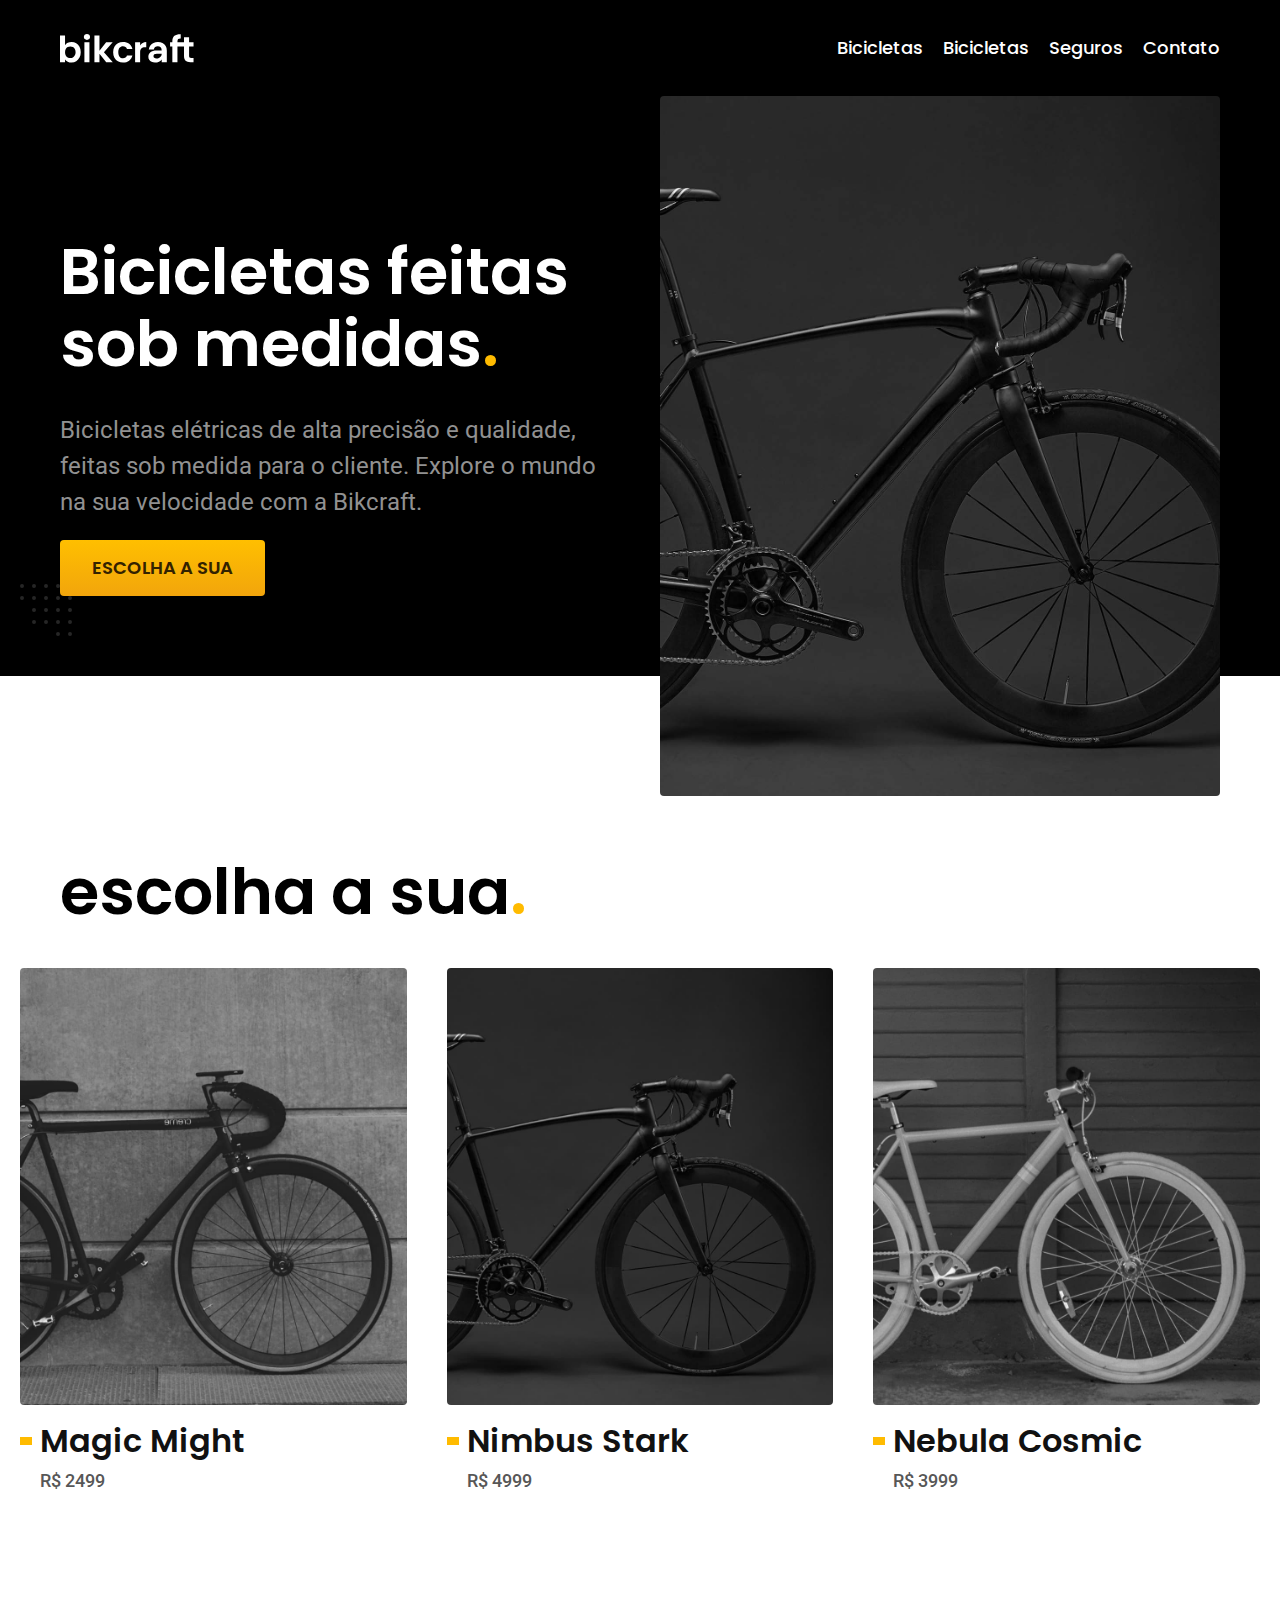
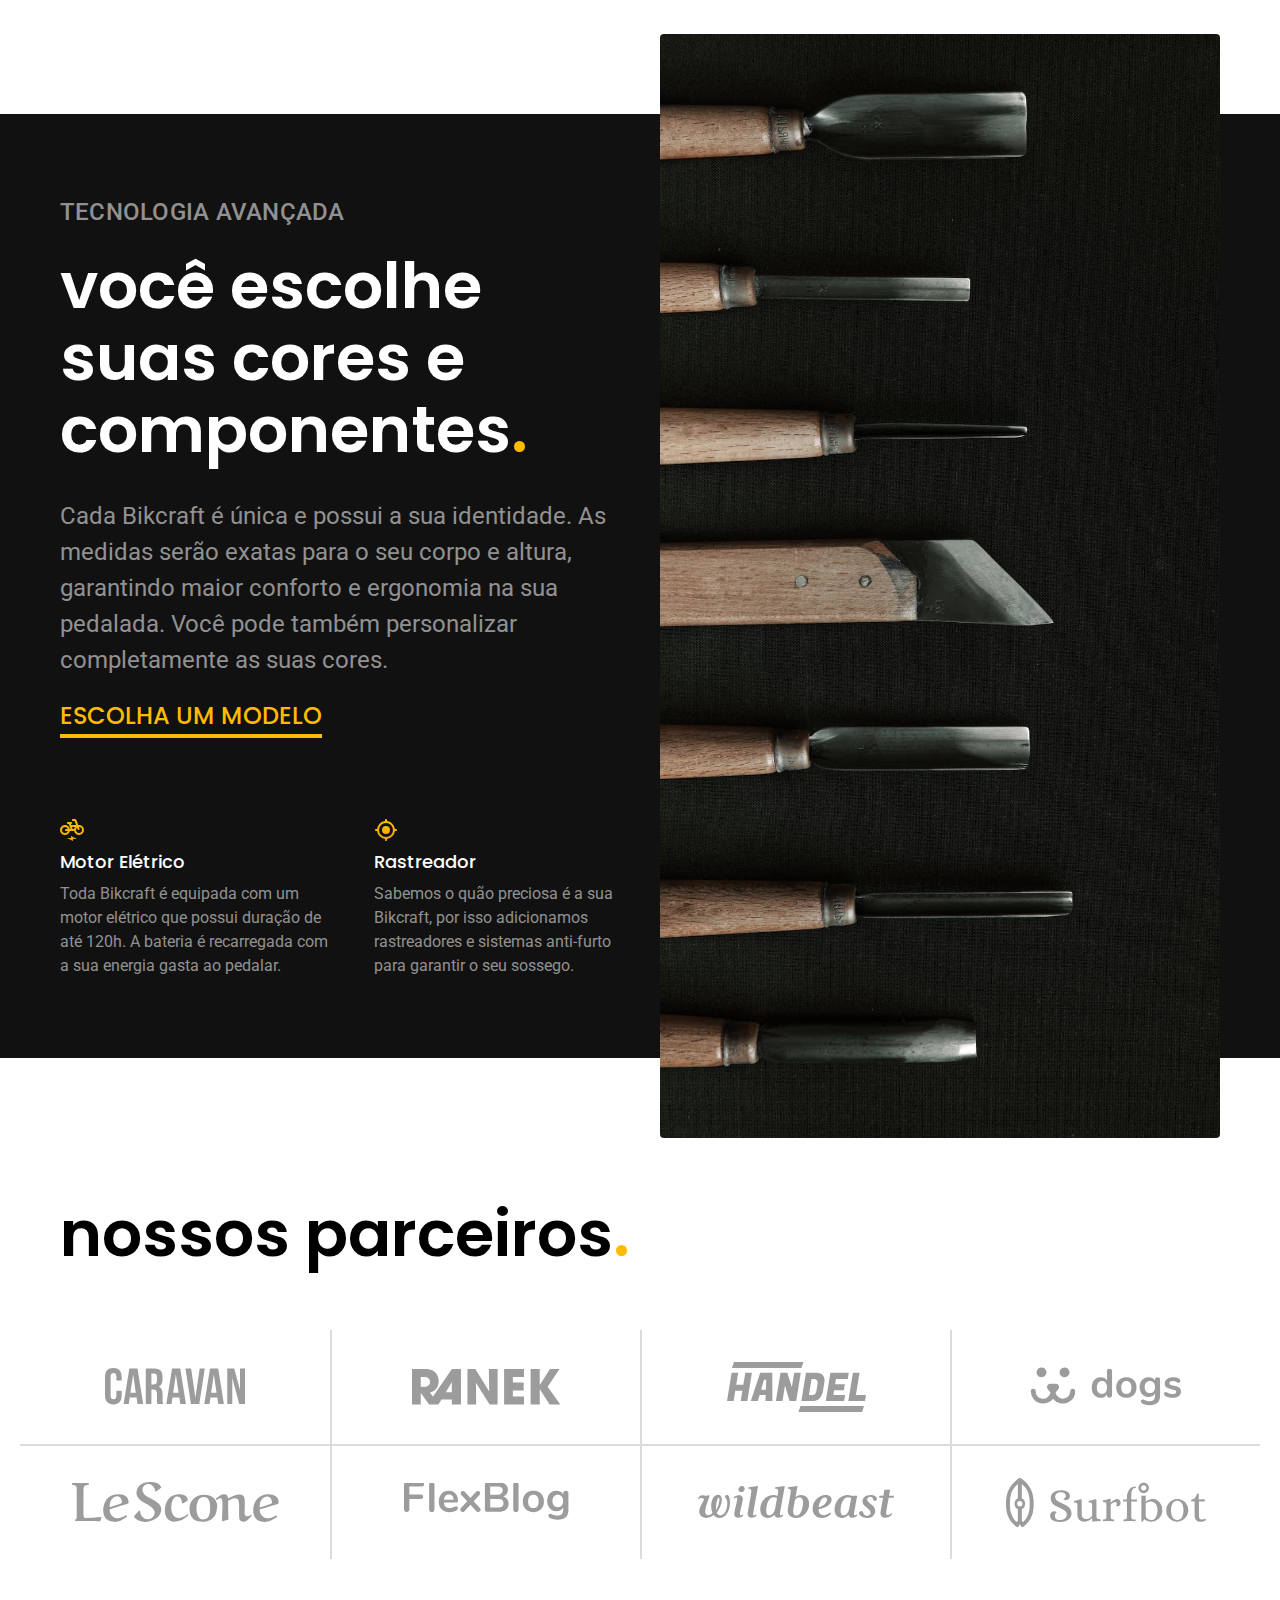
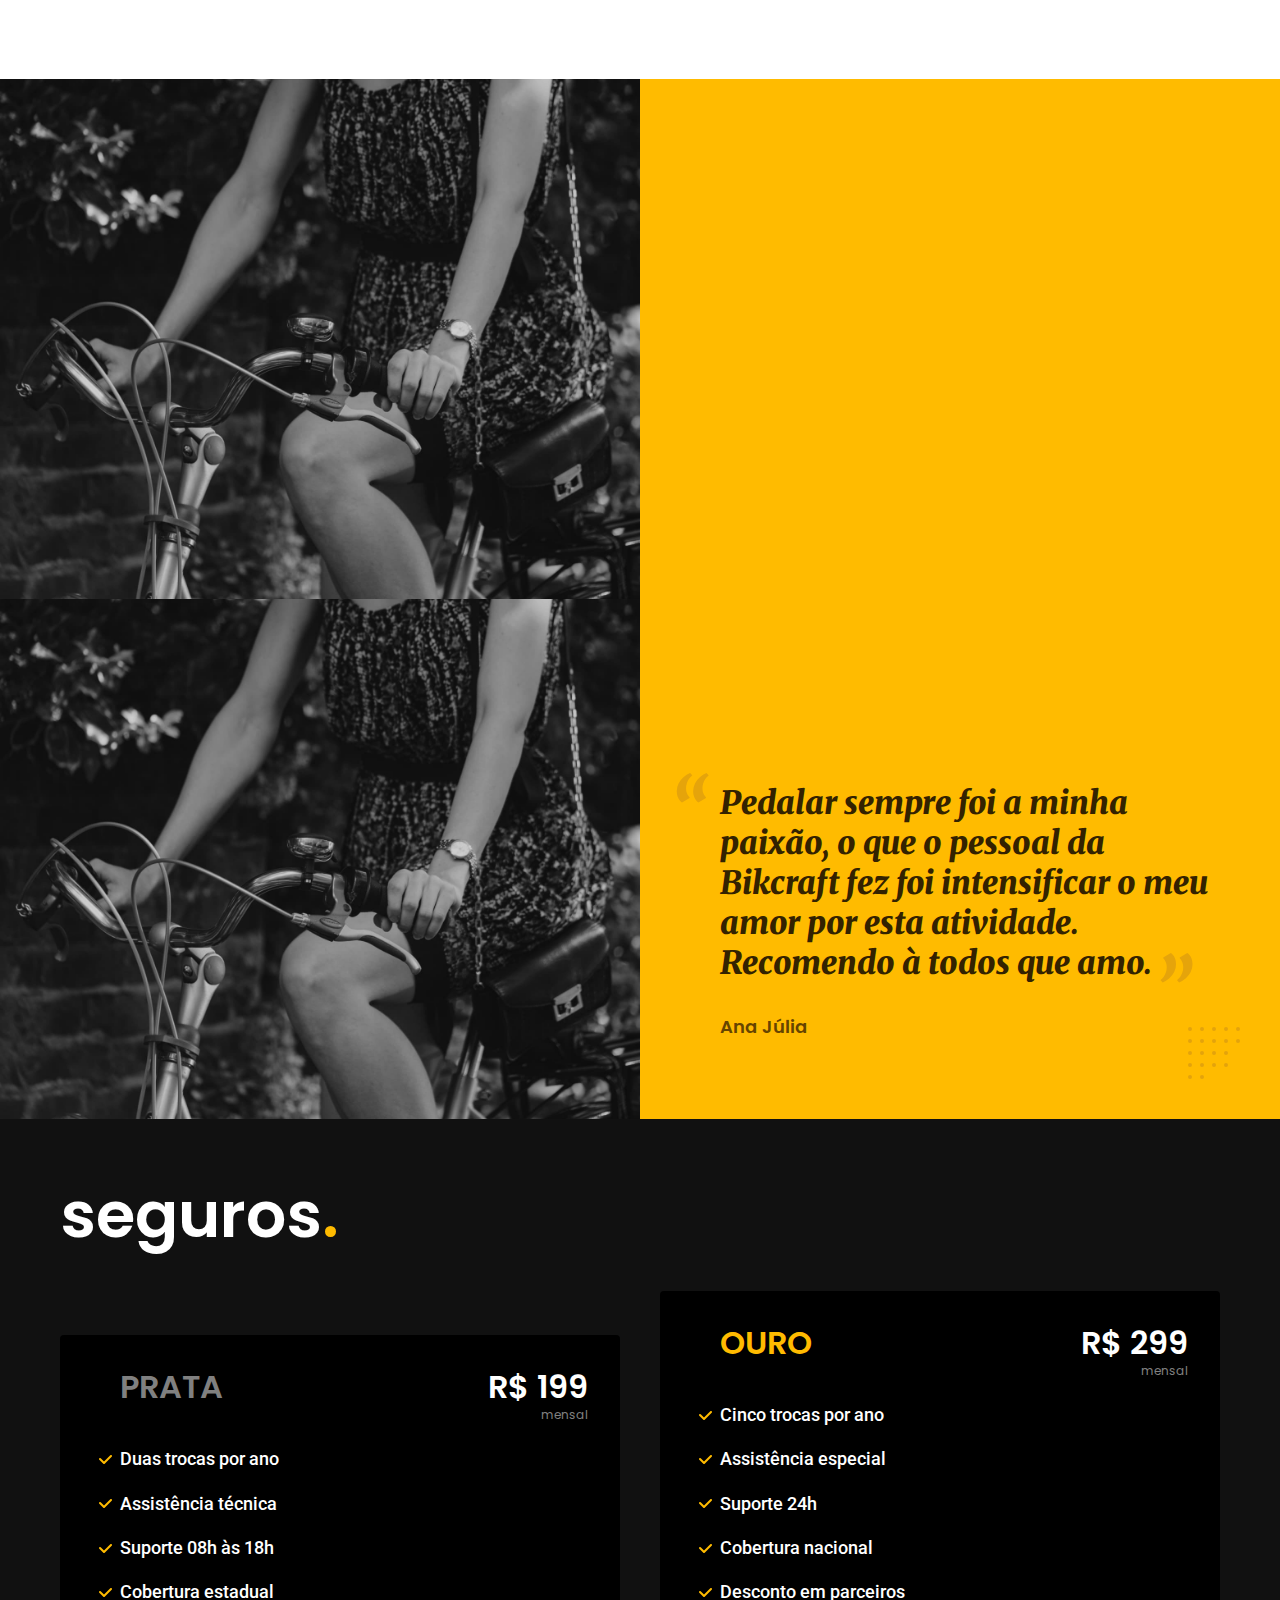
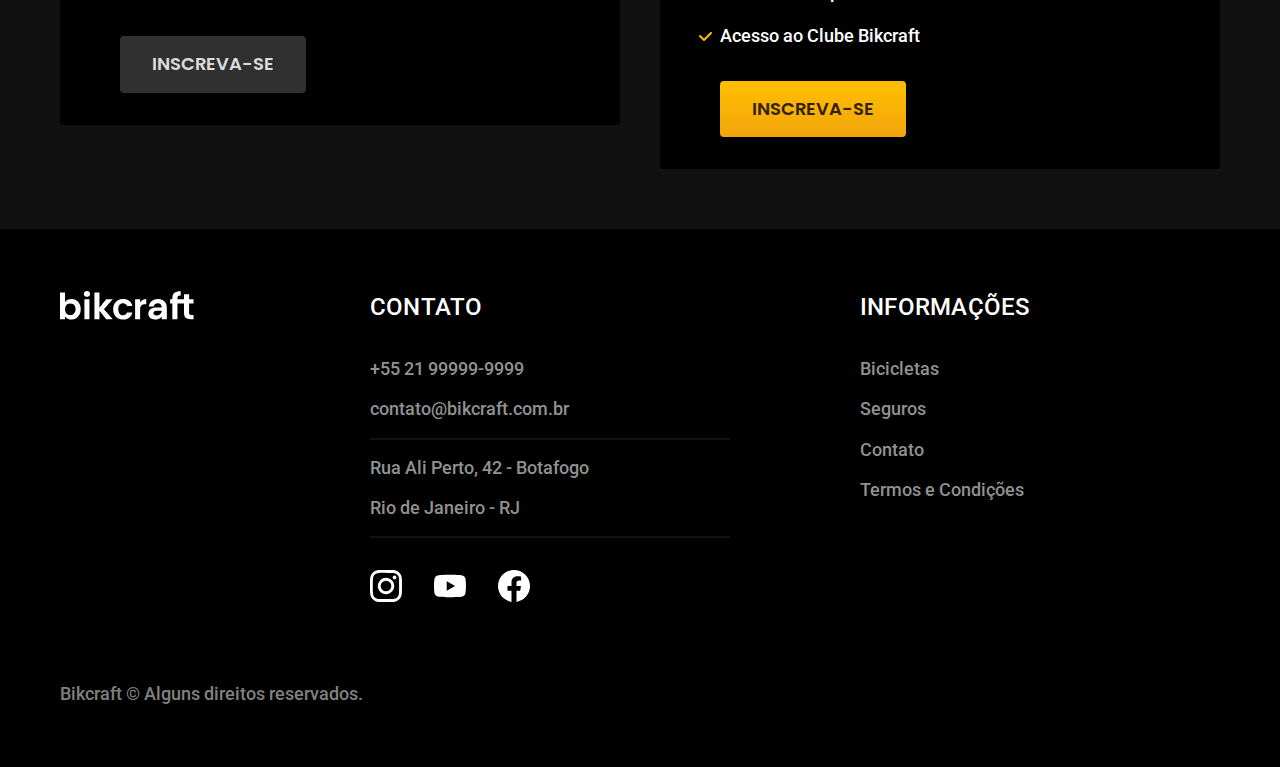
<file: index.html>
<!DOCTYPE html>
<html lang="pt-br">

<head>
  <meta charset="UTF-8">
  <meta name="viewport" content="width=device-width, initial-scale=1.0">
  <meta naem="description" content="Bicicletas elétricas de alta precisão e qualidade,  feitas sob medida para o cliente. Explore o mundo na sua velocidade com a Bikcraft.">
  <title>Bikcraft - Bicicletas Elétricas</title>
  <link rel="icon" href="./favicon.svg" type="image/svg+xml">
  <link rel="preload" href="./css/style.min.css" as="style">
  <link rel="stylesheet" href="./css/style.min.css">
  <link rel="preconnect" href="https://fonts.googleapis.com">
  <link rel="preconnect" href="https://fonts.gstatic.com" crossorigin>
  <link href="https://fonts.googleapis.com/css2?family=Merriweather:ital,wght@1,400;1,900&family=Poppins:wght@400;600&family=Roboto:wght@400;500&display=swap" rel="stylesheet">

  <script>document.documentElement.classList.add('js');</script>
</head>

<body>
  <header class="header-bg">
    <div class="header container">
      <a href="./">
        <img src="./img/bikcraft.svg" width="136" height="32" alt="Bikcraft">
      </a>
      <nav aria-label="primaria">
        <ul class="header-menu font-1-m cor-0">
          <li><a href="./bicicletas.html">Bicicletas</a></li>
          <li><a href="./bicletas.html">Bicicletas</a></li>
          <li><a href="./seguros.html">Seguros</a></li>
          <li><a href="./contato.html">Contato</a></li>
        </ul>
      </nav>
    </div>
  </header>

  <main class="introducao-bg">
    <div class="introducao container">
      <div class="introducao-conteudo">
        <h1 class="font-1-xxl cor-0 fadeInDown" data-anime="200">Bicicletas feitas sob medidas<span class="p-1">.</span></h1>
        <p class="font-2-l cor-5 fadeInDown" data-anime="400">Bicicletas elétricas de alta precisão e qualidade, feitas sob medida para o cliente. Explore o mundo na sua velocidade com a Bikcraft.</p>
        <a class="botao fadeInDown" data-anime="600" href="./bicicletas.html">Escolha a sua</a>
      </div>
      <picture class="fadeInDown" data-anime="800">
        <source media="(max-width: 800px)" srcset="./img/bicicletas/nimbus.jpg">
        <img src="./img/fotos/introducao.jpg" width="1280" height="1600" alt="Bicicleta elétrica preta.">
      </picture>
    </div>
  </main>

  <article class="bicicletas-lista">
    <h2 class="container font-1-xxl cor-12">escolha a sua<span class="p-1">.</span></h2>

    <ul>
      <li>
        <a href="./bicicletas/magic.html">
          <img src="./img/bicicletas/magic-home.jpg" width="920" height="1040" alt="Bicicleta preta">
          <h3 class="font-1-xl">Magic Might</h3>
          <span class="font-2-m cor-8">R$ 2499</span>
        </a>
      </li>
      <li>
        <a href="./bicicletas/magic.html">
          <img src="./img/bicicletas/nimbus-home.jpg" width="920" height="1040" alt="Bicicleta preta">
          <h3 class="font-1-xl">Nimbus Stark</h3>
          <span class="font-2-m cor-8">R$ 4999</span>
        </a>
      </li>
      <li>
        <a href="./bicicletas/magic.html">
          <img src="./img/bicicletas/nebula-home.jpg" width="920" height="1040" alt="Bicicleta preta">
          <h3 class="font-1-xl">Nebula Cosmic</h3>
          <span class="font-2-m cor-8">R$ 3999</span>
        </a>
      </li>
    </ul>
  </article>

  <article class="tecnologia-bg">
    <div class="tecnologia container">
      <div class="tecnologia-conteudo">
        <span class="font-2-l-b cor-5">Tecnologia Avançada</span>
        <h2 class="font-1-xxl cor-0">você escolhe suas cores e componentes<span class="p-1">.</span></h2>
        <p class="font-2-l cor-5">Cada Bikcraft é única e possui a sua identidade. As medidas serão exatas para o seu corpo e altura, garantindo maior conforto e ergonomia na sua pedalada. Você pode também personalizar completamente as suas cores.</p>
        <a class="link" href="./biciletas.html">Escolha um modelo</a>
        <div class="tecnologia-vantagens">
          <div>
            <img src="./img/icones/eletrica.svg" width="24" height="24" alt="">
            <h3 class="font-1-m cor-0">Motor Elétrico</h3>
            <p class="font-2-s cor-5">Toda Bikcraft é equipada com um motor elétrico que possui duração de até 120h. A bateria é recarregada com a sua energia gasta ao pedalar.</p>
          </div>
          <div>
            <img src="./img/icones/rastreador.svg" width="24" height="24" alt="">
            <h3 class="font-1-m cor-0">Rastreador</h3>
            <p class="font-2-s cor-5">Sabemos o quão preciosa é a sua Bikcraft, por isso adicionamos rastreadores e sistemas anti-furto para garantir o seu sossego.</p>
          </div>
        </div>
      </div>
      <div class="tecnologia-img">
        <img src="./img/fotos/tecnologia.jpg" width="1200" height="1920" alt="">
      </div>
    </div>
  </article>

  <section class="parceiros" aria-label="Nossos Parceiros">
    <h2 class="container font-1-xxl cor-12">nossos parceiros<span class="p-1">.</span></h2>

    <ul>
      <li><img src="./img/parceiros/caravan.svg" width="140" height="38" alt="caravan"></li>
      <li><img src="./img/parceiros/ranek.svg" width="149" height="36" alt="ranek"></li>
      <li><img src="./img/parceiros/handel.svg" width="139" height="50" alt="handel"></li>
      <li><img src="./img/parceiros/dogs.svg" width="152" height="39" alt="dogs"></li>
      <li><img src="./img/parceiros/lescone.svg" width="208" height="41" alt="lescone"></li>
      <li><img src="./img/parceiros/flexblog.svg" width="165" height="38" alt="flexblog"></li>
      <li><img src="./img/parceiros/wildbeast.svg" width="196" height="34" alt="wildbeast"></li>
      <li><img src="./img/parceiros/surfbot.svg" width="200" height="49" alt="surfbot"></li>
    </ul>
  </section>

  <section class="depoimento" aria-label="Depoimento">
    <div>
      <img src="./img/fotos/depoimento.jpg" width="1560" height="1360" alt="Uma pessoa pedalando uma bicileta Bikcraft">

      <img src="./img/fotos/depoimento.jpg" alt="Uma pessoa pedalando uma bicileta Bikcraft">

    </div>
    <div class="depoimento-conteudo">
      <blockquote class="font-1-xl p-5">
        <p>Pedalar sempre foi a minha paixão, o que o pessoal da Bikcraft fez foi intensificar o meu amor por esta atividade. Recomendo à todos que amo.</p>
      </blockquote>
      <span class="font-1-m-b p-4">Ana Júlia</span>
    </div>
  </section>
  <article class="seguros-bg">
    <div class="seguros container">
      <h2 class="font-1-xxl cor-0">seguros<span class="p-1">.</span></h2>
      <div class="seguros-item">
        <h3 class="font-1-xl cor-6">PRATA</h3>
        <span class="font-1-xl cor-0">R$ 199 <span class="font-1-xs cor-6">mensal</span></span>
        <ul class="font-2-m cor-0">
          <li>Duas trocas por ano</li>
          <li>Assistência técnica</li>
          <li>Suporte 08h às 18h</li>
          <li>Cobertura estadual</li>
        </ul>
        <a class="botao secundario" href="./orcamento.html">Inscreva-se</a>
      </div>

      <div class="seguros-item">
        <h3 class="font-1-xl p-1">OURO</h3>
        <span class="font-1-xl cor-0">R$ 299 <span class="font-1-xs cor-6">mensal</span></span>
        <ul class="font-2-m cor-0">
          <li>Cinco trocas por ano</li>
          <li>Assistência especial</li>
          <li>Suporte 24h</li>
          <li>Cobertura nacional</li>
          <li>Desconto em parceiros</li>
          <li>Acesso ao Clube Bikcraft</li>
        </ul>
        <a class="botao" href="./orcamento.html">Inscreva-se</a>
      </div>
    </div>
  </article>

  <footer class="footer-bg">
    <div class="footer container">
      <img src="./img/bikcraft.svg" width="136" height="32" alt="Bikcraft">
      <div class="footer-contato">
        <h3 class="font-2-l-b cor-0">Contato</h3>
        <ul class="font-2-m cor-5">
          <li><a href="tel:+5521999999999">+55 21 99999-9999</a></li>
          <li><a href="mailto:contato@bikcraft.com.br">contato@bikcraft.com.br</a></li>
          <li>Rua Ali Perto, 42 - Botafogo</li>
          <li>Rio de Janeiro - RJ</li>
        </ul>
        <div class="footer-redes">
          <a href="">
            <img src="./img/redes/instagram.svg" width="32" height="32" alt="Instagram">
          </a>
          <a href="">
            <img src="./img/redes/youtube.svg" width="32" height="32" alt="Youtube">
          </a>
          <a href="">
            <img src="./img/redes/facebook.svg" width="32" height="32" alt="Facebook">
          </a>
        </div>
      </div>
      <div class="footer-informacoes">
        <h3 class="font-2-l-b cor-0">Informações</h3>
        <nav>
          <ul class="font-2-m cor-5">
            <li><a href="./bicicletas.html">Bicicletas</a></li>
            <li><a href="./seguros.html">Seguros</a></li>
            <li><a href="./contato.html">Contato</a></li>
            <li><a href="./termos.html">Termos e Condições</a></li>
          </ul>
        </nav>
      </div>
      <p class="footer-copy font-2-m cor-6">Bikcraft © Alguns direitos reservados.</p>
    </div>
  </footer>

  <script src="./js/plugins/simple-anime.js"></script>
  <script src="./js/script.js"></script>

</body>

</html>
</file>
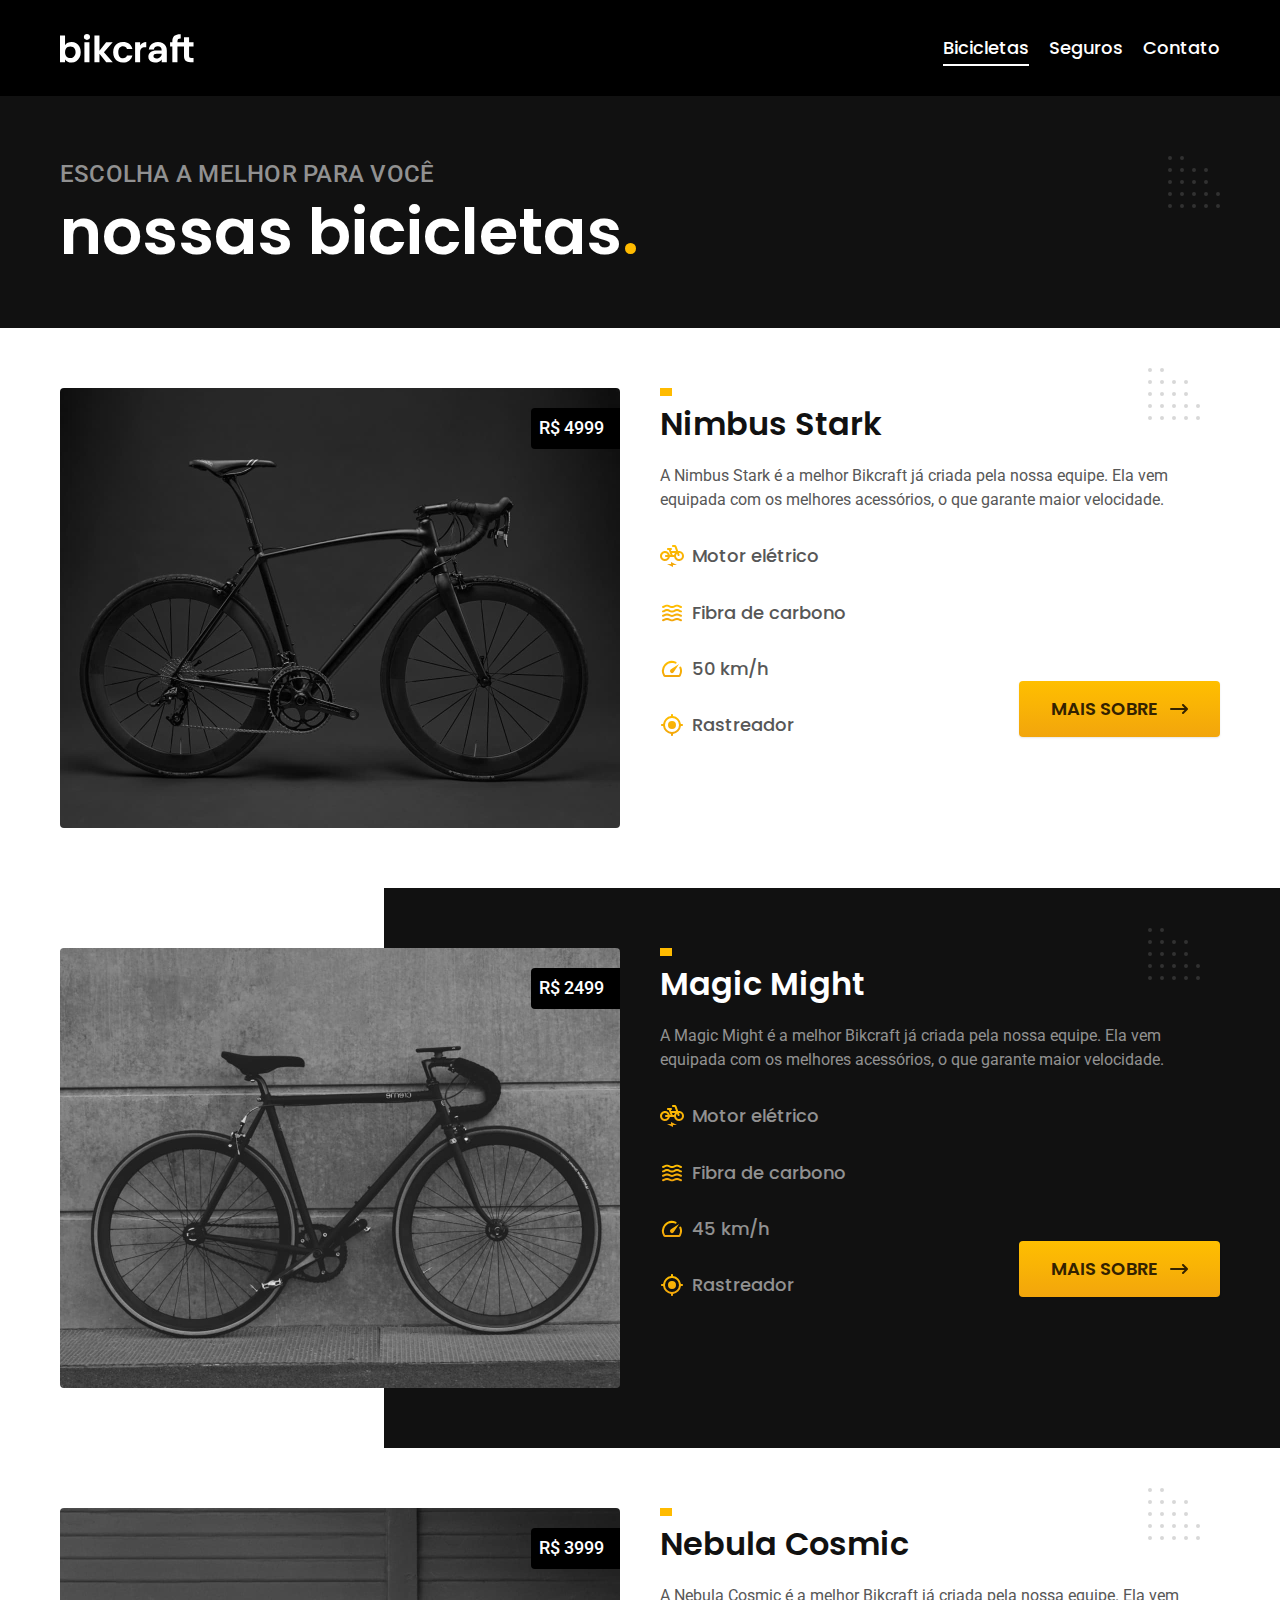
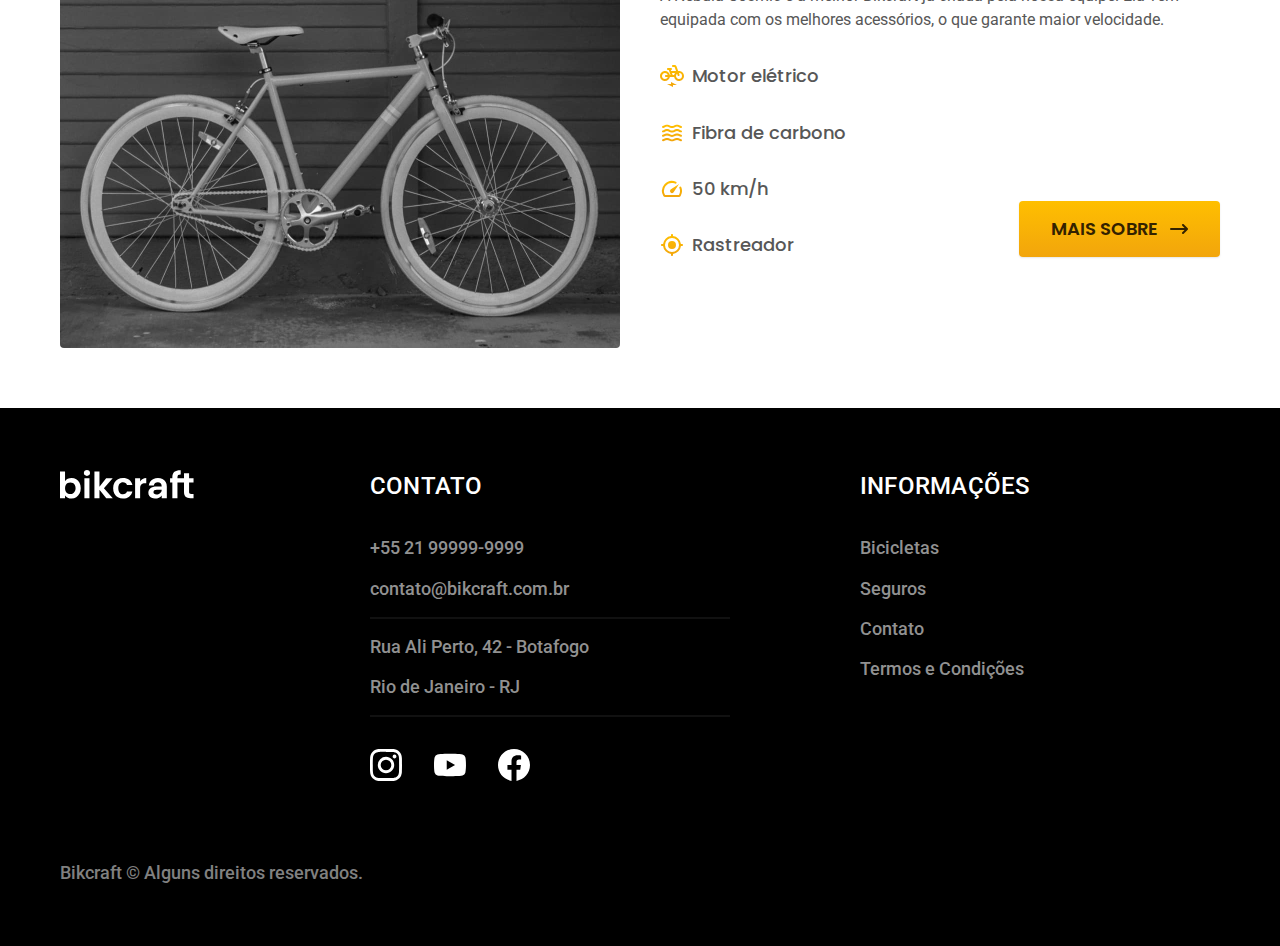
<file: bicicletas.html>
<!DOCTYPE html>
<html lang="pt-br">

<head>
  <meta charset="UTF-8">
  <meta name="viewport" content="width=device-width, initial-scale=1.0">
  <meta naem="description" content="Bicicletas">
  <title>Bicicletas | Bikcraft</title>
  <link rel="icon" href="./favicon.svg" type="image/svg+xml">
  <link rel="preload" href="./css/style.min.css" as="style">
  <link rel="stylesheet" href="./css/style.min.css">
  <link rel="preconnect" href="https://fonts.googleapis.com">
  <link rel="preconnect" href="https://fonts.gstatic.com" crossorigin>
  <link href="https://fonts.googleapis.com/css2?family=Merriweather:ital,wght@1,400;1,900&family=Poppins:wght@400;600&family=Roboto:wght@400;500&display=swap" rel="stylesheet">
  <script>document.documentElement.classList.add('js');</script>
</head>

<body id="bicicletas">
  <header class="header-bg">
    <div class="header container">
      <a href="./">
        <img src="./img/bikcraft.svg" alt="Bikcraft">
      </a>
      <nav aria-label="primaria">
        <ul class="header-menu font-1-m cor-0">
          <li><a href="./bicicletas.html">Bicicletas</a></li>
          <li><a href="./seguros.html">Seguros</a></li>
          <li><a href="./contato.html">Contato</a></li>
        </ul>
      </nav>
    </div>
  </header>

  <div class="titulo-bg">
    <div class="titulo container">
      <p class="font-2-l-b cor-5">escolha a melhor para você</p>
      <h1 class="font-1-xxl cor-0">nossas bicicletas<span class="p-1">.</span></h1>
    </div>
  </div>

  <div class="bicicletas container">
    <div class="bicicletas-img">
      <img src="./img/bicicleta/nimbus1.jpg" alt="Bicicleta preta">
      <span class="font-2-m cor-0">R$ 4999</span>
    </div>
    <div class="bicicletas-conteudo">
      <h2 class="font-1-xl">Nimbus Stark</h2>
      <p class="font-2-s cor-8">A Nimbus Stark é a melhor Bikcraft já criada pela nossa equipe. Ela vem equipada com os melhores acessórios, o que garante maior velocidade.</p>
      <ul class="font-1-m cor-8">
        <li><img src="./img/icones/eletrica.svg" alt="">Motor elétrico</li>
        <li><img src="./img/icones/carbono.svg" alt="">Fibra de carbono</li>
        <li><img src="./img/icones/velocidade.svg" alt="">50 km/h</li>
        <li><img src="./img/icones/rastreador.svg" alt="">Rastreador</li>
      </ul>
      <a class="botao seta" href="./bicicletas/nimbus.html">Mais Sobre</a>
    </div>
  </div>

  <div class="bicicletas-bg">
    <div class="bicicletas container">
      <div class="bicicletas-img">
        <img src="./img/bicicleta/nimbus2.jpg" alt="Bicicleta preta">
        <span class="font-2-m cor-0">R$ 2499</span>
      </div>
      <div class="bicicletas-conteudo">
        <h2 class="font-1-xl cor-0">Magic Might</h2>
        <p class="font-2-s cor-5">A Magic Might é a melhor Bikcraft já criada pela nossa equipe. Ela vem equipada com os melhores acessórios, o que garante maior velocidade.</p>
        <ul class="font-1-m cor-5">
          <li><img src="./img/icones/eletrica.svg" alt="">Motor elétrico</li>
          <li><img src="./img/icones/carbono.svg" alt="">Fibra de carbono</li>
          <li><img src="./img/icones/velocidade.svg" alt="">45 km/h</li>
          <li><img src="./img/icones/rastreador.svg" alt="">Rastreador</li>
        </ul>
        <a class="botao seta" href="./bicicletas/magic.html">Mais Sobre</a>
      </div>
    </div>
  </div>

  <div class="bicicletas container">
    <div class="bicicletas-img">
      <img src="./img/bicicleta/nimbus3.jpg" alt="Bicicleta preta">
      <span class="font-2-m cor-0">R$ 3999</span>
    </div>
    <div class="bicicletas-conteudo">
      <h2 class="font-1-xl">Nebula Cosmic</h2>
      <p class="font-2-s cor-8">A Nebula Cosmic é a melhor Bikcraft já criada pela nossa equipe. Ela vem equipada com os melhores acessórios, o que garante maior velocidade.</p>
      <ul class="font-1-m cor-8">
        <li><img src="./img/icones/eletrica.svg" alt="">Motor elétrico</li>
        <li><img src="./img/icones/carbono.svg" alt="">Fibra de carbono</li>
        <li><img src="./img/icones/velocidade.svg" alt="">50 km/h</li>
        <li><img src="./img/icones/rastreador.svg" alt="">Rastreador</li>
      </ul>
      <a class="botao seta" href="./bicicletas/nebula.html">Mais Sobre</a>
    </div>
  </div>

  <footer class="footer-bg">
    <div class="footer container">
      <img src="./img/bikcraft.svg" alt="Bikcraft">
      <div class="footer-contato">
        <h3 class="font-2-l-b cor-0">Contato</h3>
        <ul class="font-2-m cor-5">
          <li><a href="tel:+5521999999999">+55 21 99999-9999</a></li>
          <li><a href="mailto:contato@bikcraft.com.br">contato@bikcraft.com.br</a></li>
          <li>Rua Ali Perto, 42 - Botafogo</li>
          <li>Rio de Janeiro - RJ</li>
        </ul>
        <div class="footer-redes">
          <a href="">
            <img src="./img/redes/instagram.svg" alt="Instagram">
          </a>
          <a href="">
            <img src="./img/redes/youtube.svg" alt="Youtube">
          </a>
          <a href="">
            <img src="./img/redes/facebook.svg" alt="Facebook">
          </a>
        </div>
      </div>
      <div class="footer-informacoes">
        <h3 class="font-2-l-b cor-0">Informações</h3>
        <nav>
          <ul class="font-2-m cor-5">
            <li><a href="./bicicletas.html">Bicicletas</a></li>
            <li><a href="./seguros.html">Seguros</a></li>
            <li><a href="./contato.html">Contato</a></li>
            <li><a href="./termos.html">Termos e Condições</a></li>
          </ul>
        </nav>
      </div>
      <p class="footer-copy font-2-m cor-6">Bikcraft © Alguns direitos reservados.</p>
    </div>
  </footer>
  <script src="./js/script.js"></script>
</body>

</html>
</file>
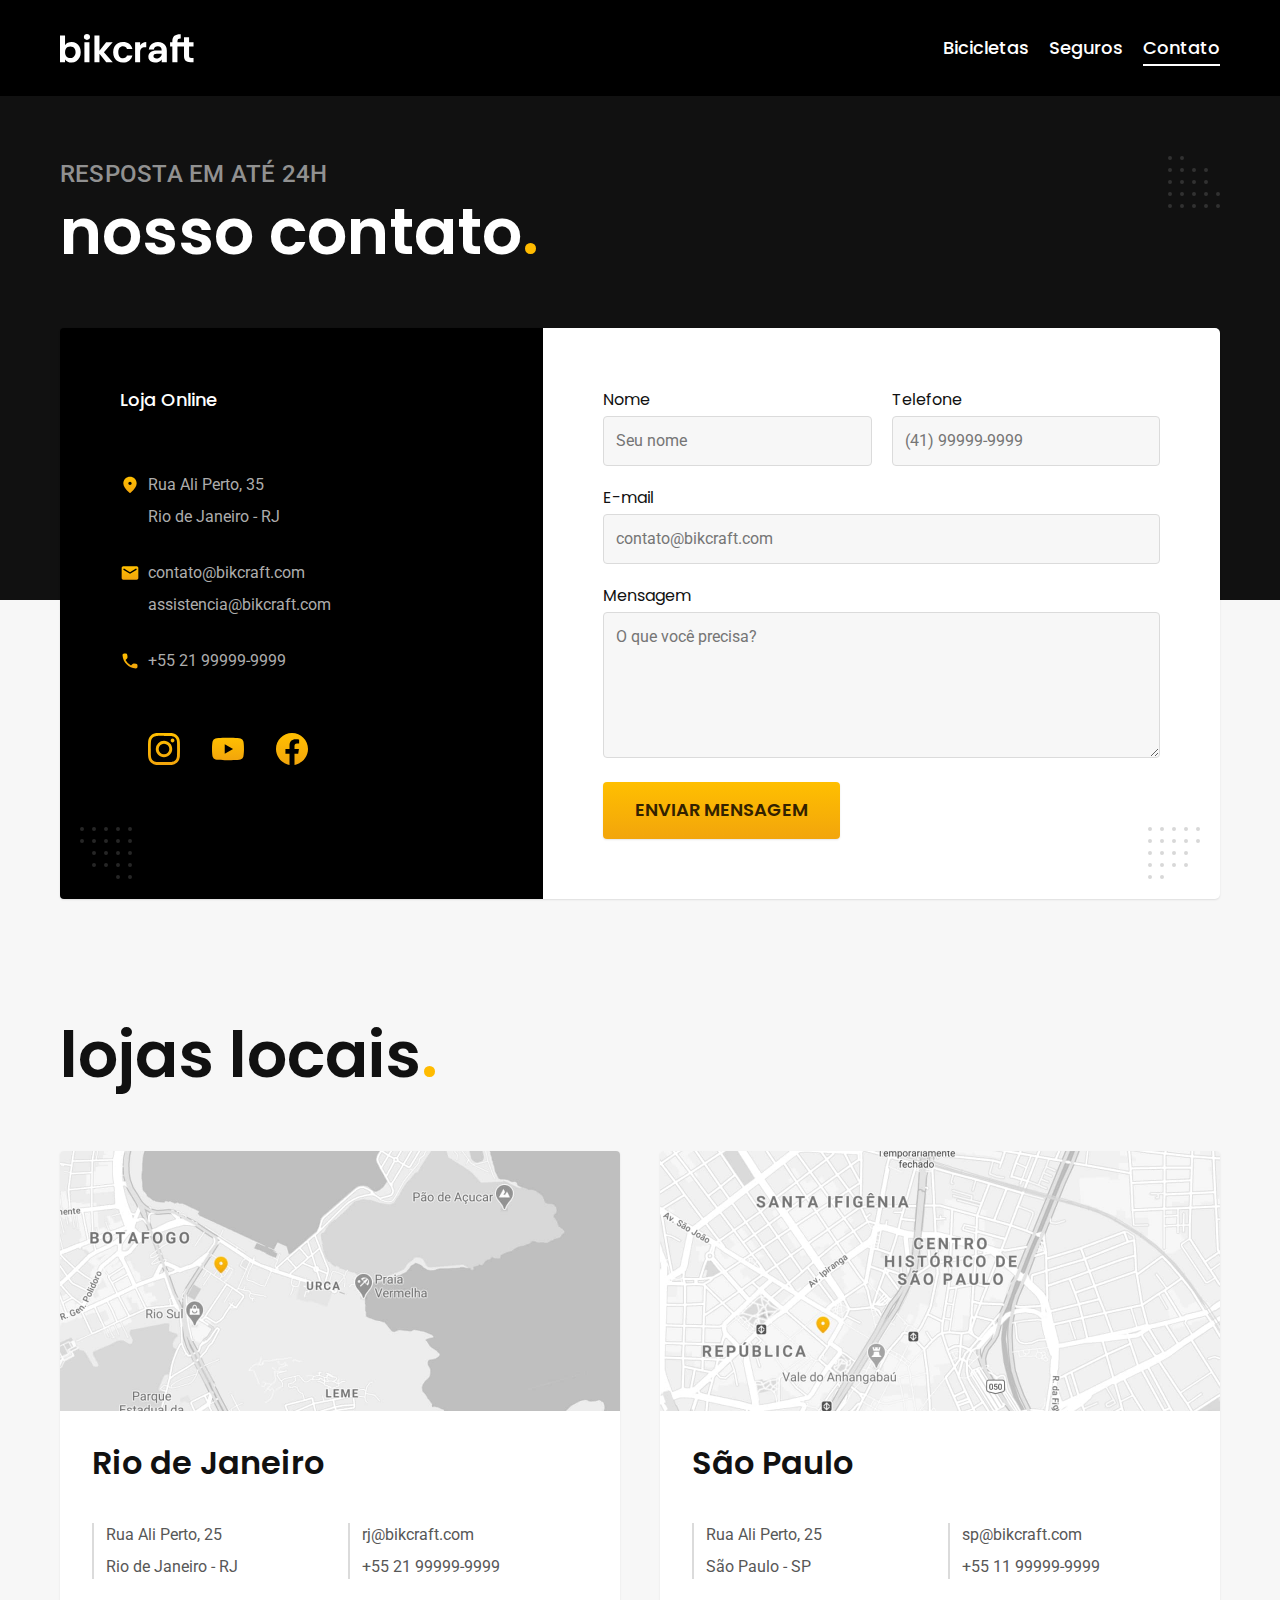
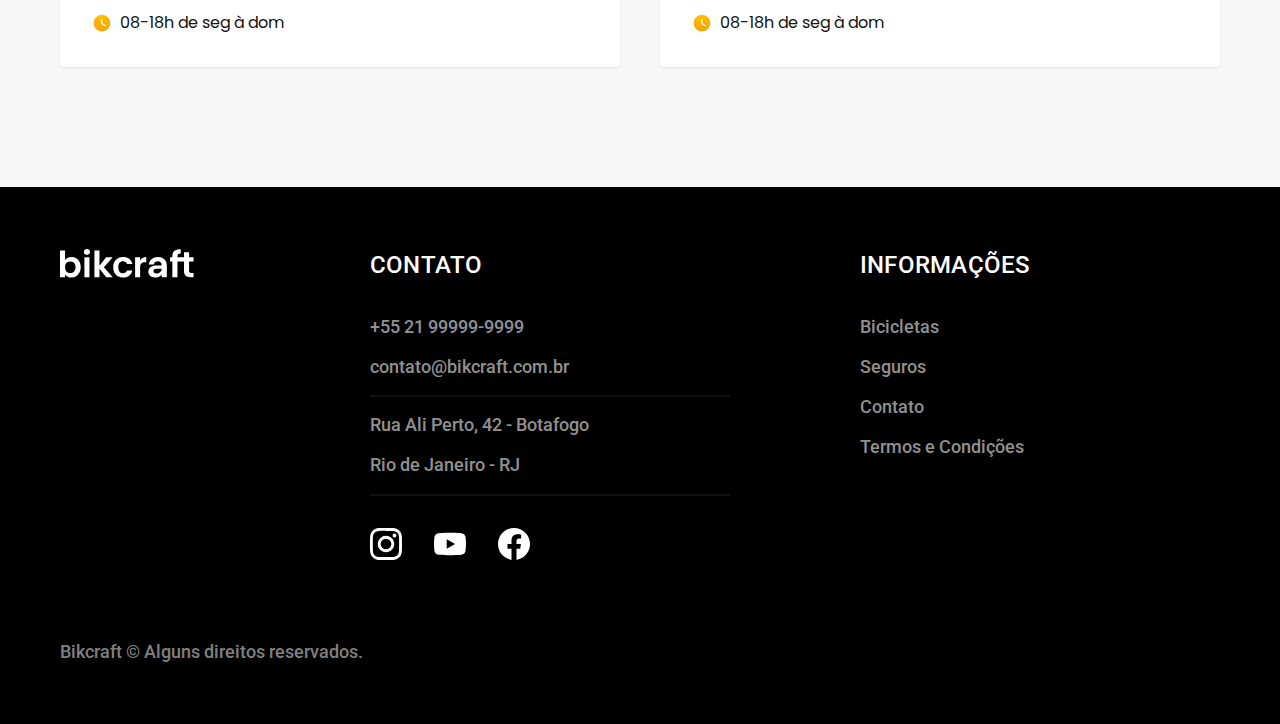
<file: contato.html>
<!DOCTYPE html>
<html lang="pt-br">

<head>
  <meta charset="UTF-8">
  <meta name="viewport" content="width=device-width, initial-scale=1.0">
  <meta naem="description" content="Termos e condições.">
  <title>Contato | Bikcraft</title>
  <link rel="icon" href="./favicon.svg" type="image/svg+xml">
  <link rel="preload" href="./css/style.min.css" as="style">
  <link rel="stylesheet" href="./css/style.min.css">
  <link rel="preconnect" href="https://fonts.googleapis.com">
  <link rel="preconnect" href="https://fonts.gstatic.com" crossorigin>
  <link href="https://fonts.googleapis.com/css2?family=Merriweather:ital,wght@1,400;1,900&family=Poppins:wght@400;600&family=Roboto:wght@400;500&display=swap" rel="stylesheet">
  <script>document.documentElement.classList.add('js');</script>
</head>

<body id="contato">
  <header class="header-bg">
    <div class="header container">
      <a href="./">
        <img src="./img/bikcraft.svg" alt="Bikcraft">
      </a>
      <nav aria-label="primaria">
        <ul class="header-menu font-1-m cor-0">
          <li><a href="./bicicletas.html">Bicicletas</a></li>
          <li><a href="./seguros.html">Seguros</a></li>
          <li><a href="./contato.html">Contato</a></li>
        </ul>
      </nav>
    </div>
  </header>

  <main>
    <div class="titulo-bg">
      <div class="titulo container">
        <p class="font-2-l-b cor-5">resposta em até 24h</p>
        <h1 class="font-1-xxl cor-0">nosso contato<span class="p-1">.</span></h1>
      </div>
    </div>

    <div class="contato container">
      <section class="contato-dados" aria-label="Endereço">
        <h2 class="font-1-m cor-0">Loja Online</h2>
        <div class="contato-endereco font-2-s cor-4">
          <p>Rua Ali Perto, 35</p>
          <p>Rio de Janeiro - RJ</p>
        </div>
        <address class="contato-meios font-2-s cor-4">
          <a href="mailto:contato@bikcraft.com">contato@bikcraft.com</a>
          <a href="mailto:assistencia@bikcraft.com">assistencia@bikcraft.com</a>
          <a href="tel:+5521999999999">+55 21 99999-9999</a>
        </address>
        <div class="contato-redes">
          <a href="">
            <img src="./img/redes/instagram-p.svg" alt="Instagram">
          </a>
          <a href="">
            <img src="./img/redes/youtube-p.svg" alt="Youtube">
          </a>
          <a href="">
            <img src="./img/redes/facebook-p.svg" alt="Facebook">
          </a>
        </div>
      </section>
      <section class="contato-formulario" aria-label="Formulário">
        <form class="form" action="./enviar-email.php" method="post">
          <div>
            <label for="nome">Nome</label>
            <input type="text" id="nome" name="nome" placeholder="Seu nome">
          </div>
          <div>
            <label for="telefone">Telefone</label>
            <input type="text" id="telefone" name="telefone" placeholder="(41) 99999-9999">
          </div>
          <div class="col-2">
            <label for="email">E-mail</label>
            <input type="email" id="email" name="email" placeholder="contato@bikcraft.com">
          </div>
          <div class="col-2">
            <label for="mensagem">Mensagem</label>
            <textarea rows="5" id="mensagem" name="mensagem" placeholder="O que você precisa?"></textarea>
          </div>
          <button class="botao col-2">Enviar Mensagem</button>
        </form>
      </section>
    </div>
  </main>

  <article class="lojas container">
    <h2 class="font-1-xxl">lojas locais<span class="p-1">.</span></h2>
    <div class="lojas-item">
      <img src="./img/lojas/rj.jpg" alt="mapa marcando o endereço em Rua Ali Perto, 25 - Rio de Janeiro - RJ">
      <div class="lojas-conteudo">
        <h3 class="font-1-xl">Rio de Janeiro</h3>
        <div class="lojas-dados font-2-s cor-8">
          <p>Rua Ali Perto, 25</p>
          <p>Rio de Janeiro - RJ</p>
        </div>
        <div class="lojas-dados font-2-s cor-8">
          <a href="mailto:rj@bikcraft.com">rj@bikcraft.com</a>
          <a href="tel:+5521999999999">+55 21 99999-9999</a>
        </div>
        <p class="lojas-tempo font-1-s"><img src="./img/icones/horario.svg" alt="">08-18h de seg à dom</p>
      </div>
    </div>

    <div class="lojas-item">
      <img src="./img/lojas/sp.jpg" alt="mapa marcando o endereço em Rua Ali Perto, 25 - São Paulo - SP">
      <div class="lojas-conteudo">
        <h3 class="font-1-xl">São Paulo</h3>
        <div class="lojas-dados font-2-s cor-8">
          <p>Rua Ali Perto, 25</p>
          <p>São Paulo - SP</p>
        </div>
        <div class="lojas-dados font-2-s cor-8">
          <a href="mailto:sp@bikcraft.com">sp@bikcraft.com</a>
          <a href="tel:+5511999999999">+55 11 99999-9999</a>
        </div>
        <p class="lojas-tempo font-1-s"><img src="./img/icones/horario.svg" alt="">08-18h de seg à dom</p>
      </div>
    </div>
  </article>

  <footer class="footer-bg">
    <div class="footer container">
      <img src="./img/bikcraft.svg" alt="Bikcraft">
      <div class="footer-contato">
        <h3 class="font-2-l-b cor-0">Contato</h3>
        <ul class="font-2-m cor-5">
          <li><a href="tel:+5521999999999">+55 21 99999-9999</a></li>
          <li><a href="mailto:contato@bikcraft.com.br">contato@bikcraft.com.br</a></li>
          <li>Rua Ali Perto, 42 - Botafogo</li>
          <li>Rio de Janeiro - RJ</li>
        </ul>
        <div class="footer-redes">
          <a href="">
            <img src="./img/redes/instagram.svg" alt="Instagram">
          </a>
          <a href="">
            <img src="./img/redes/youtube.svg" alt="Youtube">
          </a>
          <a href="">
            <img src="./img/redes/facebook.svg" alt="Facebook">
          </a>
        </div>
      </div>
      <div class="footer-informacoes">
        <h3 class="font-2-l-b cor-0">Informações</h3>
        <nav>
          <ul class="font-2-m cor-5">
            <li><a href="./bicicletas.html">Bicicletas</a></li>
            <li><a href="./seguros.html">Seguros</a></li>
            <li><a href="./contato.html">Contato</a></li>
            <li><a href="./termos.html">Termos e Condições</a></li>
          </ul>
        </nav>
      </div>
      <p class="footer-copy font-2-m cor-6">Bikcraft © Alguns direitos reservados.</p>
    </div>
  </footer>
  <script src="./js/script.js"></script>
  <script src="./js/formulario.js"></script>
</body>

</html>
</file>
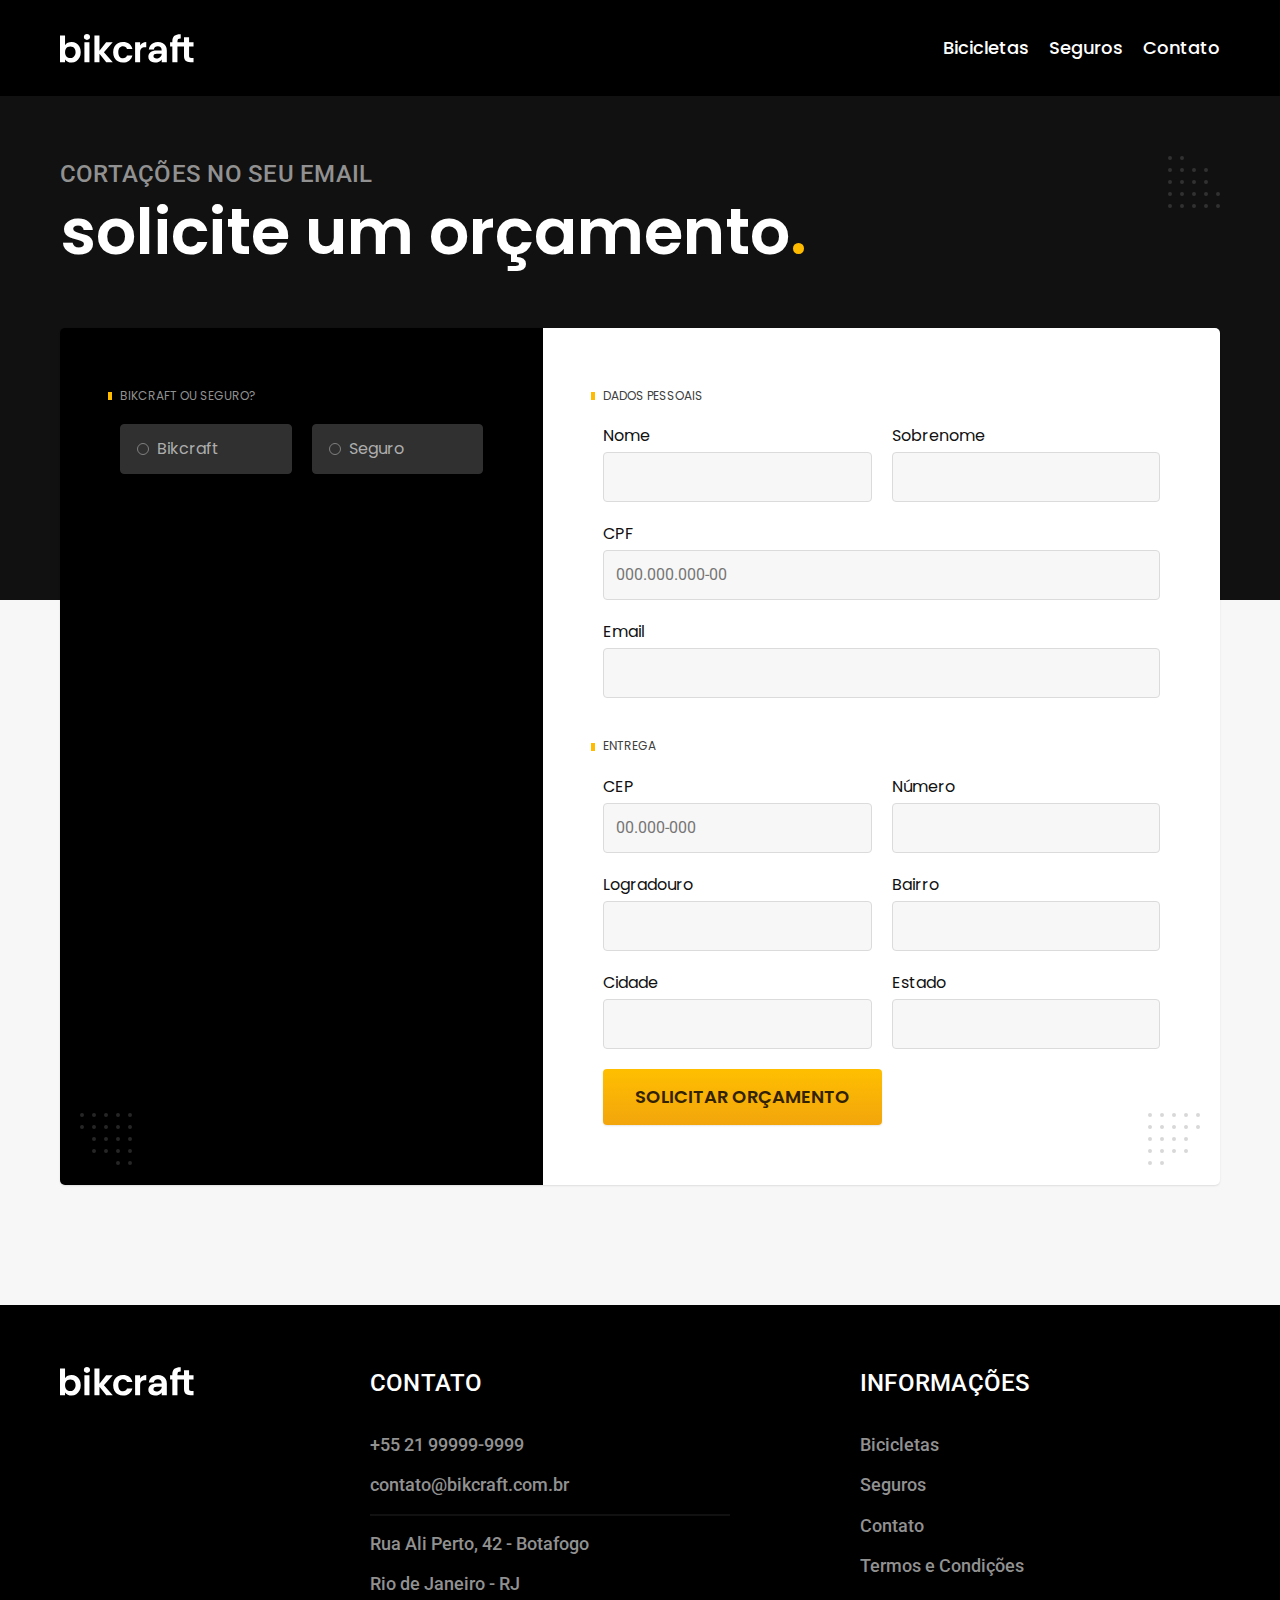
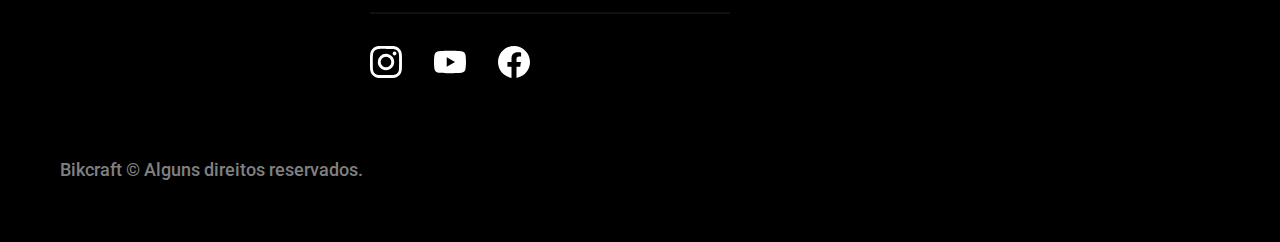
<file: orcamento.html>
<!DOCTYPE html>
<html lang="pt-br">

<head>
  <meta charset="UTF-8">
  <meta name="viewport" content="width=device-width, initial-scale=1.0">
  <meta naem="description" content="Termos e condições.">
  <title>Termos e Condições | Bikcraft</title>
  <link rel="icon" href="./favicon.svg" type="image/svg+xml">
  <link rel="preload" href="./css/style.min.css" as="style">
  <link rel="stylesheet" href="./css/style.min.css">
  <link rel="preconnect" href="https://fonts.googleapis.com">
  <link rel="preconnect" href="https://fonts.gstatic.com" crossorigin>
  <link href="https://fonts.googleapis.com/css2?family=Merriweather:ital,wght@1,400;1,900&family=Poppins:wght@400;600&family=Roboto:wght@400;500&display=swap" rel="stylesheet">
  <script>document.documentElement.classList.add('js');</script>
</head>

<body id="orcamento">
  <header class="header-bg">
    <div class="header container">
      <a href="./">
        <img src="./img/bikcraft.svg" alt="Bikcraft">
      </a>
      <nav aria-label="primaria">
        <ul class="header-menu font-1-m cor-0">
          <li><a href="./bicicletas.html">Bicicletas</a></li>
          <li><a href="./seguros.html">Seguros</a></li>
          <li><a href="./contato.html">Contato</a></li>
        </ul>
      </nav>
    </div>
  </header>

  <main>
    <div class="titulo-bg">
      <div class="titulo container">
        <p class="font-2-l-b cor-5">Cortações no seu email</p>
        <h1 class="font-1-xxl cor-0">solicite um orçamento<span class="p-1">.</span></h1>
      </div>
    </div>

    <form class="orcamento container" action="./">
      <div class="orcamento-produto">
        <h2 class="font-1-xs cor-5">Bikcraft ou Seguro?</h2>

        <input type="radio" name="tipo" value="bikcraft" id="bikcraft">
        <label for="bikcraft">Bikcraft</label>

        <input type="radio" name="tipo" value="seguro" id="seguro">
        <label for="seguro">Seguro</label>

        <div class="orcamento-conteudo" id="orcamento-bikcraft">
          <h2 class="font-1-xs cor-5">Escolha a sua</h2>

          <input type="radio" name="produto" value="nimbus" id="nimbus">
          <label for="nimbus">Nimbus Stark <span>R$ 4999</span></label>
          <div class="orcamento-detalhes">
            <ul class="font-1-xs cor-8">
              <li>
                <img src="./img/icones/eletrica.svg" alt="">Motor Elétrico
              </li>
              <li>
                <img src="./img/icones/carbono.svg" alt=""> Fibra de Carbono
              </li>
              <li>
                <img src="./img/icones/velocidade.svg" alt=""> 50km/h
              </li>
              <li>
                <img src="./img/icones/rastreador.svg" alt=""> Rastreador
              </li>
            </ul>
            <img src="./img/bicicletas/nimbus.jpg" alt="Bicicleta preta">
          </div>

          <input type="radio" name="produto" value="magic" id="magic">
          <label for="magic">Magic Might <span>R$ 2499</span></label>
          <div class="orcamento-detalhes">
            <ul class="font-1-xs cor-8">
              <li>
                <img src="./img/icones/eletrica.svg" alt="">Motor Elétrico
              </li>
              <li>
                <img src="./img/icones/carbono.svg" alt=""> Fibra de Carbono
              </li>
              <li>
                <img src="./img/icones/velocidade.svg" alt=""> 45km/h
              </li>
              <li>
                <img src="./img/icones/rastreador.svg" alt=""> Rastreador
              </li>
            </ul>
            <img src="./img/bicicletas/magic.jpg" alt="Bicicleta preta">
          </div>

          <input type="radio" name="produto" value="nebula" id="nebula">
          <label for="nebula">Nebula Cosmic <span>R$ 3999</span></label>
          <div class="orcamento-detalhes">
            <ul class="font-1-xs cor-8">
              <li>
                <img src="./img/icones/eletrica.svg" alt="">Motor Elétrico
              </li>
              <li>
                <img src="./img/icones/carbono.svg" alt=""> Fibra de Carbono
              </li>
              <li>
                <img src="./img/icones/velocidade.svg" alt=""> 40km/h
              </li>
              <li>
                <img src="./img/icones/rastreador.svg" alt=""> Rastreador
              </li>
            </ul>
            <img src="./img/bicicletas/nebula.jpg" alt="Bicicleta branca">
          </div>
        </div>

        <div class="orcamento-conteudo" id="orcamento-seguro">
          <h2 class="font-1-xs cor-5">Escolha o plano</h2>

          <input type="radio" name="produto" value="prata" id="prata">
          <label for="prata">Prata <span>R$ 199</span></label>

          <input type="radio" name="produto" value="ouro" id="ouro">
          <label for="ouro">Ouro <span>R$ 299</span></label>
        </div>
      </div>
      <div class="orcamento-dados form">
        <h2 class="font-1-xs cor-9 col-2">dados pessoais</h2>
        <div>
          <label for="nome">Nome</label>
          <input type="text" id="nome" name="nome">
        </div>
        <div>
          <label for="sobrenome">Sobrenome</label>
          <input type="text" id="sobrenome" name="sobrenome">
        </div>
        <div class="col-2">
          <label for="cpf">CPF</label>
          <input type="text" id="cpf" name="cpf" placeholder="000.000.000-00">
        </div>
        <div class="col-2">
          <label for="email">Email</label>
          <input type="email" id="email" name="email">
        </div>
        <h2 class="font-1-xs cor-9 col-2">entrega</h2>
        <div>
          <label for="cep">CEP</label>
          <input type="text" id="cep" name="cep" placeholder="00.000-000">
        </div>
        <div>
          <label for="numero">Número</label>
          <input type="text" id="numero" name="numero">
        </div>
        <div>
          <label for="logradouro">Logradouro</label>
          <input type="text" id="logradouro" name="logradouro">
        </div>
        <div>
          <label for="bairro">Bairro</label>
          <input type="text" id="bairro" name="bairro">
        </div>
        <div>
          <label for="cidade">Cidade</label>
          <input type="text" id="cidade" name="cidade">
        </div>
        <div>
          <label for="estado">Estado</label>
          <input type="text" id="estado" name="estado">
        </div>
        <button class="botao col-2">Solicitar Orçamento</button>
      </div>
    </form>
  </main>


  <footer class="footer-bg">
    <div class="footer container">
      <img src="./img/bikcraft.svg" alt="Bikcraft">
      <div class="footer-contato">
        <h3 class="font-2-l-b cor-0">Contato</h3>
        <ul class="font-2-m cor-5">
          <li><a href="tel:+5521999999999">+55 21 99999-9999</a></li>
          <li><a href="mailto:contato@bikcraft.com.br">contato@bikcraft.com.br</a></li>
          <li>Rua Ali Perto, 42 - Botafogo</li>
          <li>Rio de Janeiro - RJ</li>
        </ul>
        <div class="footer-redes">
          <a href="">
            <img src="./img/redes/instagram.svg" alt="Instagram">
          </a>
          <a href="">
            <img src="./img/redes/youtube.svg" alt="Youtube">
          </a>
          <a href="">
            <img src="./img/redes/facebook.svg" alt="Facebook">
          </a>
        </div>
      </div>
      <div class="footer-informacoes">
        <h3 class="font-2-l-b cor-0">Informações</h3>
        <nav>
          <ul class="font-2-m cor-5">
            <li><a href="./bicicletas.html">Bicicletas</a></li>
            <li><a href="./seguros.html">Seguros</a></li>
            <li><a href="./contato.html">Contato</a></li>
            <li><a href="./termos.html">Termos e Condições</a></li>
          </ul>
        </nav>
      </div>
      <p class="footer-copy font-2-m cor-6">Bikcraft © Alguns direitos reservados.</p>
    </div>
  </footer>
  <script src="./js/script.js"></script>
  <script src="./js/formulario.js"></script>
</body>

</html>
</file>
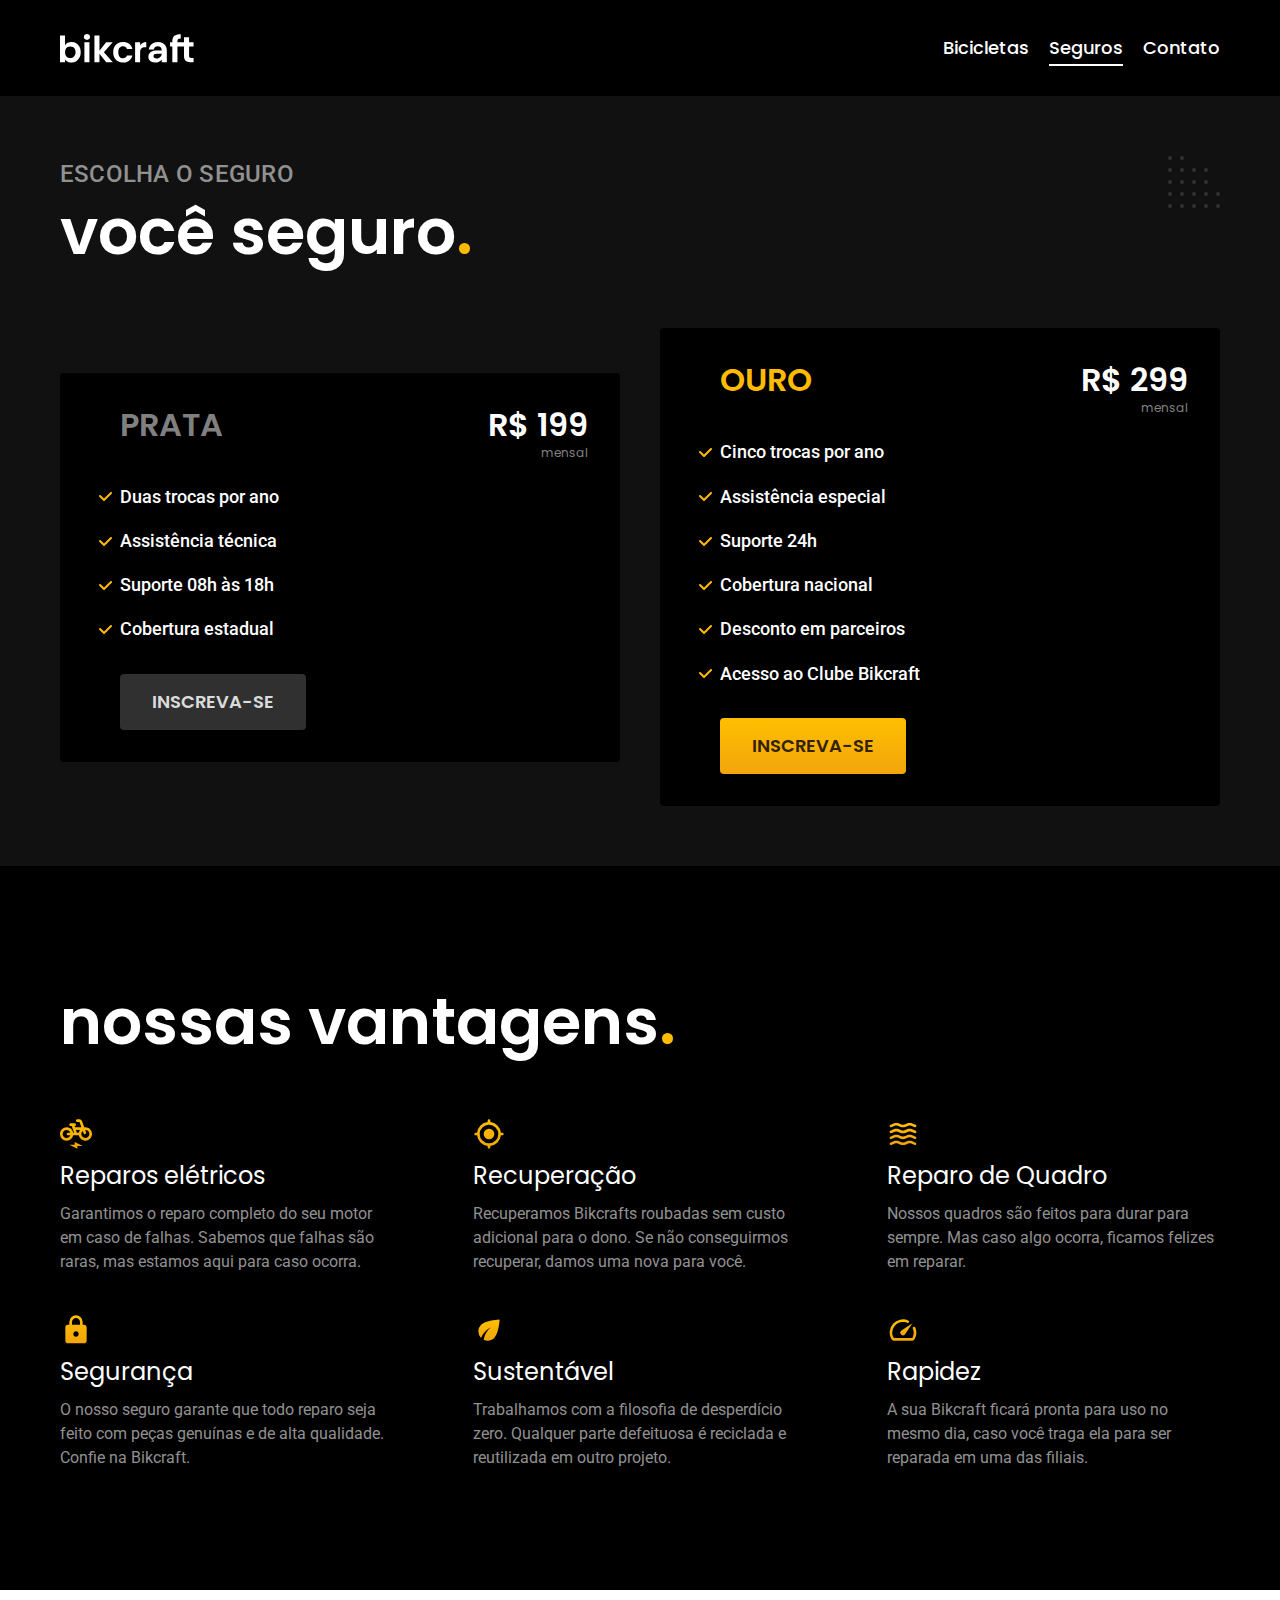
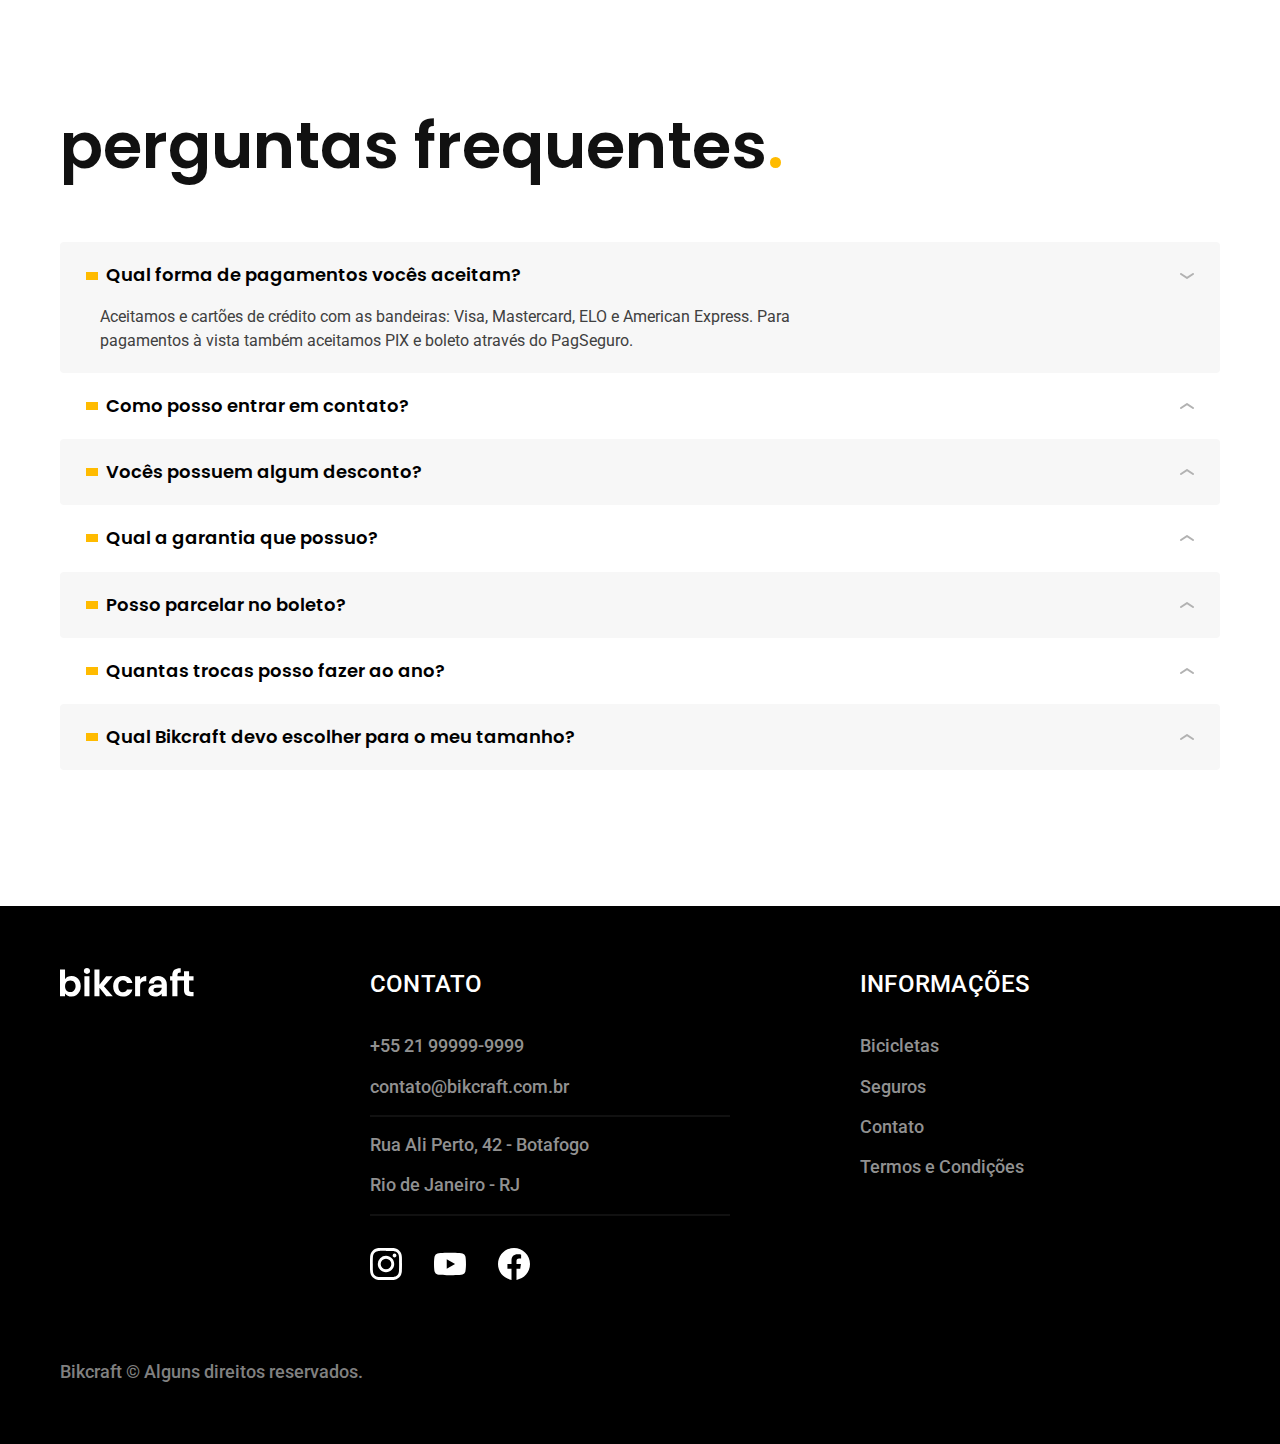
<file: seguros.html>
<!DOCTYPE html>
<html lang="pt-br">

<head>
  <meta charset="UTF-8">
  <meta name="viewport" content="width=device-width, initial-scale=1.0">
  <meta naem="description" content="Bicicletas">
  <title>Seguros | Bikcraft</title>
  <link rel="icon" href="./favicon.svg" type="image/svg+xml">
  <link rel="preload" href="./css/style.min.css" as="style">
  <link rel="stylesheet" href="./css/style.min.css">
  <link rel="preconnect" href="https://fonts.googleapis.com">
  <link rel="preconnect" href="https://fonts.gstatic.com" crossorigin>
  <link href="https://fonts.googleapis.com/css2?family=Merriweather:ital,wght@1,400;1,900&family=Poppins:wght@400;600&family=Roboto:wght@400;500&display=swap" rel="stylesheet">
  <script>document.documentElement.classList.add('js');</script>
</head>

<body id="seguros">
  <header class="header-bg">
    <div class="header container">
      <a href="./">
        <img src="./img/bikcraft.svg" alt="Bikcraft">
      </a>
      <nav aria-label="primaria">
        <ul class="header-menu font-1-m cor-0">
          <li><a href="./bicicletas.html">Bicicletas</a></li>
          <li><a href="./seguros.html">Seguros</a></li>
          <li><a href="./contato.html">Contato</a></li>
        </ul>
      </nav>
    </div>
  </header>

  <main class="seguros-bg">
    <div class="titulo-bg">
      <div class="titulo container">
        <p class="font-2-l-b cor-5">Escolha o seguro</p>
        <h1 class="font-1-xxl cor-0">você seguro<span class="p-1">.</span></h1>
      </div>
    </div>
    <div class="seguros container">
      <div class="seguros-item fadeInLeft" data-anime="200">
        <h3 class="font-1-xl cor-6">PRATA</h3>
        <span class="font-1-xl cor-0">R$ 199 <span class="font-1-xs cor-6">mensal</span></span>
        <ul class="font-2-m cor-0">
          <li>Duas trocas por ano</li>
          <li>Assistência técnica</li>
          <li>Suporte 08h às 18h</li>
          <li>Cobertura estadual</li>
        </ul>
        <a class="botao secundario" href="./orcamento.html?tipo=seguro&produto=prata">Inscreva-se</a>
      </div>

      <div class="seguros-item fadeInRight" data-anime="400">
        <h3 class="font-1-xl p-1">OURO</h3>
        <span class="font-1-xl cor-0">R$ 299 <span class="font-1-xs cor-6">mensal</span></span>
        <ul class="font-2-m cor-0">
          <li>Cinco trocas por ano</li>
          <li>Assistência especial</li>
          <li>Suporte 24h</li>
          <li>Cobertura nacional</li>
          <li>Desconto em parceiros</li>
          <li>Acesso ao Clube Bikcraft</li>
        </ul>
        <a class="botao" href="./orcamento.html?tipo=seguro&produto=ouro">Inscreva-se</a>
      </div>
    </div>
  </main>


  <article class="vantagens-bg">
    <div class="vantagens container">
      <h2 class="font-1-xxl cor-0">nossas vantagens<span class="p-1">.</span></h2>
      <ul>
        <li>
          <img src="./img/icones/eletrica.svg" alt="">
          <h3 class="font-1-l cor-0">Reparos elétricos</h3>
          <p class="font-2-s cor-5">Garantimos o reparo completo do seu motor em caso de falhas. Sabemos que falhas são raras, mas estamos aqui para caso ocorra.</p>
        </li>
        <li>
          <img src="./img/icones/rastreador.svg" alt="">
          <h3 class="font-1-l cor-0">Recuperação</h3>
          <p class="font-2-s cor-5">Recuperamos Bikcrafts roubadas sem custo adicional para o dono. Se não conseguirmos recuperar, damos uma nova para você.</p>
        </li>
        <li>
          <img src="./img/icones/carbono.svg" alt="">
          <h3 class="font-1-l cor-0">Reparo de Quadro</h3>
          <p class="font-2-s cor-5">Nossos quadros são feitos para durar para sempre. Mas caso algo ocorra, ficamos felizes em reparar.
          </p>
        </li>
        <li>
          <img src="./img/icones/seguro.svg" alt="">
          <h3 class="font-1-l cor-0">Segurança</h3>
          <p class="font-2-s cor-5">O nosso seguro garante que todo reparo seja feito com peças genuínas e de alta qualidade. Confie na Bikcraft.</p>
        </li>
        <li>
          <img src="./img/icones/sustentavel.svg" alt="">
          <h3 class="font-1-l cor-0">Sustentável</h3>
          <p class="font-2-s cor-5">Trabalhamos com a filosofia de desperdício zero. Qualquer parte defeituosa é reciclada e reutilizada em outro projeto.</p>
        </li>
        <li>
          <img src="./img/icones/velocidade.svg" alt="">
          <h3 class="font-1-l cor-0">Rapidez</h3>
          <p class="font-2-s cor-5">A sua Bikcraft ficará pronta para uso no mesmo dia, caso você traga ela para ser reparada em uma das filiais.</p>
        </li>
      </ul>
    </div>
  </article>

  <article class="perguntas container">
    <h2 class="font-1-xxl">perguntas frequentes<span class="p-1">.</span></h2>
    <dl>
      <div>
        <dt><button class="font-1-m-b" aria-controls="pergunta1" aria-expanded="true">Qual forma de pagamentos vocês aceitam?</button></dt>
        <dd id="pergunta1" class="font-2-s cor-9 ativa">Aceitamos e cartões de crédito com as bandeiras: Visa, Mastercard, ELO e American Express. Para pagamentos à vista também aceitamos PIX e boleto através do PagSeguro.</dd>
      </div>
      <div>
        <dt><button class="font-1-m-b" aria-controls="pergunta2" aria-expanded="false">Como posso entrar em contato?</button></dt>
        <dd id="pergunta2" class="font-2-s cor-9">Aceitamos e cartões de crédito com as bandeiras: Visa, Mastercard, ELO e American Express. Para pagamentos à vista também aceitamos PIX e boleto através do PagSeguro.</dd>
      </div>
      <div>
        <dt><button class="font-1-m-b" aria-controls="pergunta3" aria-expanded="false">Vocês possuem algum desconto?</button></dt>
        <dd id="pergunta3" class="font-2-s cor-9">Aceitamos e cartões de crédito com as bandeiras: Visa, Mastercard, ELO e American Express. Para pagamentos à vista também aceitamos PIX e boleto através do PagSeguro.</dd>
      </div>
      <div>
        <dt><button class="font-1-m-b" aria-controls="pergunta4" aria-expanded="false">Qual a garantia que possuo?</button></dt>
        <dd id="pergunta4" class="font-2-s cor-9">Aceitamos e cartões de crédito com as bandeiras: Visa, Mastercard, ELO e American Express. Para pagamentos à vista também aceitamos PIX e boleto através do PagSeguro.</dd>
      </div>
      <div>
        <dt><button class="font-1-m-b" aria-controls="pergunta5" aria-expanded="false">Posso parcelar no boleto?</button></dt>
        <dd id="pergunta5" class="font-2-s cor-9">Aceitamos e cartões de crédito com as bandeiras: Visa, Mastercard, ELO e American Express. Para pagamentos à vista também aceitamos PIX e boleto através do PagSeguro.</dd>
      </div>
      <div>
        <dt><button class="font-1-m-b" aria-controls="pergunta6" aria-expanded="false">Quantas trocas posso fazer ao ano?</button></dt>
        <dd id="pergunta6" class="font-2-s cor-9">Aceitamos e cartões de crédito com as bandeiras: Visa, Mastercard, ELO e American Express. Para pagamentos à vista também aceitamos PIX e boleto através do PagSeguro.</dd>
      </div>
      <div>
        <dt><button class="font-1-m-b" aria-controls="pergunta7" aria-expanded="false">Qual Bikcraft devo escolher para o meu tamanho?</button></dt>
        <dd id="pergunta7" class="font-2-s cor-9">Aceitamos e cartões de crédito com as bandeiras: Visa, Mastercard, ELO e American Express. Para pagamentos à vista também aceitamos PIX e boleto através do PagSeguro.</dd>
      </div>
    </dl>
  </article>

  <footer class="footer-bg">
    <div class="footer container">
      <img src="./img/bikcraft.svg" alt="Bikcraft">
      <div class="footer-contato">
        <h3 class="font-2-l-b cor-0">Contato</h3>
        <ul class="font-2-m cor-5">
          <li><a href="tel:+5521999999999">+55 21 99999-9999</a></li>
          <li><a href="mailto:contato@bikcraft.com.br">contato@bikcraft.com.br</a></li>
          <li>Rua Ali Perto, 42 - Botafogo</li>
          <li>Rio de Janeiro - RJ</li>
        </ul>
        <div class="footer-redes">
          <a href="">
            <img src="./img/redes/instagram.svg" alt="Instagram">
          </a>
          <a href="">
            <img src="./img/redes/youtube.svg" alt="Youtube">
          </a>
          <a href="">
            <img src="./img/redes/facebook.svg" alt="Facebook">
          </a>
        </div>
      </div>
      <div class="footer-informacoes">
        <h3 class="font-2-l-b cor-0">Informações</h3>
        <nav>
          <ul class="font-2-m cor-5">
            <li><a href="./bicletas.html">Bicicletas</a></li>
            <li><a href="./seguros.html">Seguros</a></li>
            <li><a href="./contato.html">Contato</a></li>
            <li><a href="./termos.html">Termos e Condições</a></li>
          </ul>
        </nav>
      </div>
      <p class="footer-copy font-2-m cor-6">Bikcraft © Alguns direitos reservados.</p>
    </div>
  </footer>

  <script src="./js/plugins/simple-anime.js"></script>
  <script src="./js/script.js"></script>
</body>

</html>
</file>
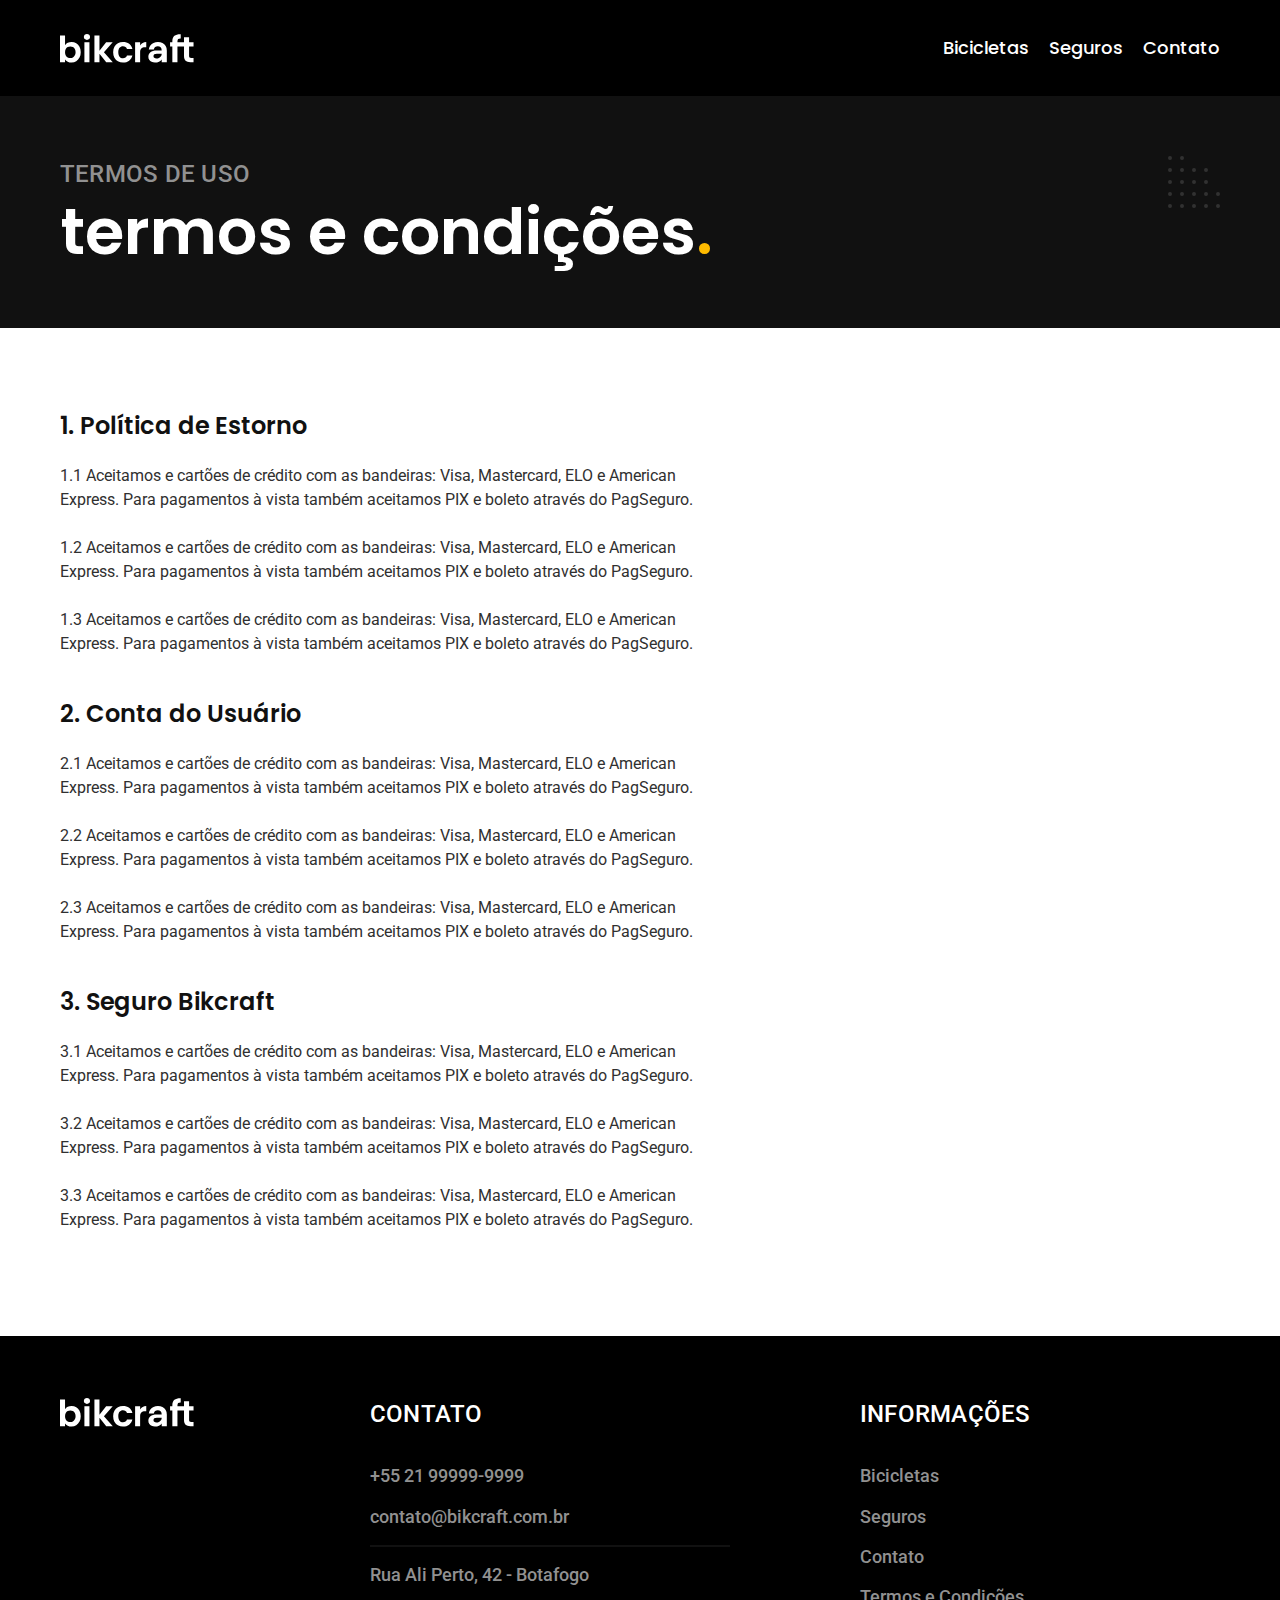
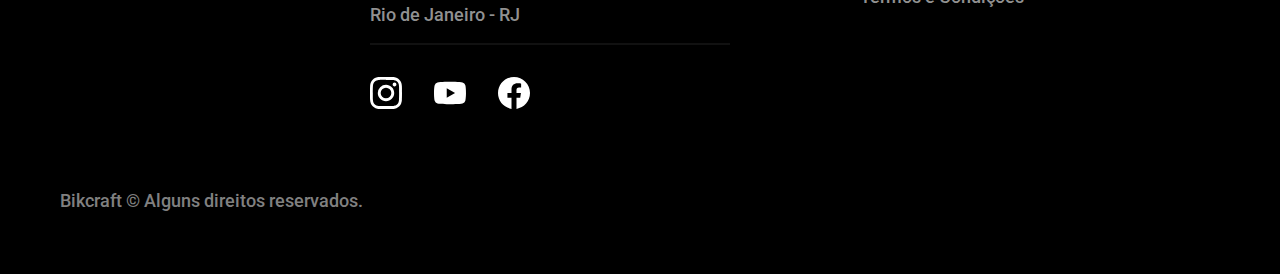
<file: termo.html>
<!DOCTYPE html>
<html lang="pt-br">

<head>
  <meta charset="UTF-8">
  <meta name="viewport" content="width=device-width, initial-scale=1.0">
  <meta naem="description" content="Termos e condições.">
  <title>Termos e Condições | Bikcraft</title>
  <link rel="icon" href="./favicon.svg" type="image/svg+xml">
  <link rel="preload" href="./css/style.min.css" as="style">
  <link rel="stylesheet" href="./css/style.min.css">
  <link rel="preconnect" href="https://fonts.googleapis.com">
  <link rel="preconnect" href="https://fonts.gstatic.com" crossorigin>
  <link href="https://fonts.googleapis.com/css2?family=Merriweather:ital,wght@1,400;1,900&family=Poppins:wght@400;600&family=Roboto:wght@400;500&display=swap" rel="stylesheet">
  <script>document.documentElement.classList.add('js');</script>
</head>

<body id="termos">
  <header class="header-bg">
    <div class="header container">
      <a href="./">
        <img src="./img/bikcraft.svg" alt="Bikcraft">
      </a>
      <nav aria-label="primaria">
        <ul class="header-menu font-1-m cor-0">
          <li><a href="./bicicletas.html">Bicicletas</a></li>
          <li><a href="./seguros.html">Seguros</a></li>
          <li><a href="./contato.html">Contato</a></li>
        </ul>
      </nav>
    </div>
  </header>

  <div class="titulo-bg">
    <div class="titulo container">
      <p class="font-2-l-b cor-5">Termos de uso</p>
      <h1 class="font-1-xxl cor-0">termos e condições<span class="p-1">.</span></h1>
    </div>
  </div>

  <div class="termos font-2-s cor-10 container">
    <h2 class="font-1-l cor-11">1. Política de Estorno</h2>
    <p>1.1 Aceitamos e cartões de crédito com as bandeiras: Visa, Mastercard, ELO e American Express. Para pagamentos à vista também aceitamos PIX e boleto através do PagSeguro.</p>
    <p>1.2 Aceitamos e cartões de crédito com as bandeiras: Visa, Mastercard, ELO e American Express. Para pagamentos à vista também aceitamos PIX e boleto através do PagSeguro.</p>
    <p>1.3 Aceitamos e cartões de crédito com as bandeiras: Visa, Mastercard, ELO e American Express. Para pagamentos à vista também aceitamos PIX e boleto através do PagSeguro.</p>
    <h2 class="font-1-l cor-11">2. Conta do Usuário</h2>
    <p>2.1 Aceitamos e cartões de crédito com as bandeiras: Visa, Mastercard, ELO e American Express. Para pagamentos à vista também aceitamos PIX e boleto através do PagSeguro.</p>
    <p>2.2 Aceitamos e cartões de crédito com as bandeiras: Visa, Mastercard, ELO e American Express. Para pagamentos à vista também aceitamos PIX e boleto através do PagSeguro.</p>
    <p>2.3 Aceitamos e cartões de crédito com as bandeiras: Visa, Mastercard, ELO e American Express. Para pagamentos à vista também aceitamos PIX e boleto através do PagSeguro.</p>
    <h2 class="font-1-l cor-11">3. Seguro Bikcraft</h2>
    <p>3.1 Aceitamos e cartões de crédito com as bandeiras: Visa, Mastercard, ELO e American Express. Para pagamentos à vista também aceitamos PIX e boleto através do PagSeguro.</p>
    <p>3.2 Aceitamos e cartões de crédito com as bandeiras: Visa, Mastercard, ELO e American Express. Para pagamentos à vista também aceitamos PIX e boleto através do PagSeguro.</p>
    <p>3.3 Aceitamos e cartões de crédito com as bandeiras: Visa, Mastercard, ELO e American Express. Para pagamentos à vista também aceitamos PIX e boleto através do PagSeguro.</p>
  </div>

  <footer class="footer-bg">
    <div class="footer container">
      <img src="./img/bikcraft.svg" alt="Bikcraft">
      <div class="footer-contato">
        <h3 class="font-2-l-b cor-0">Contato</h3>
        <ul class="font-2-m cor-5">
          <li><a href="tel:+5521999999999">+55 21 99999-9999</a></li>
          <li><a href="mailto:contato@bikcraft.com.br">contato@bikcraft.com.br</a></li>
          <li>Rua Ali Perto, 42 - Botafogo</li>
          <li>Rio de Janeiro - RJ</li>
        </ul>
        <div class="footer-redes">
          <a href="">
            <img src="./img/redes/instagram.svg" alt="Instagram">
          </a>
          <a href="">
            <img src="./img/redes/youtube.svg" alt="Youtube">
          </a>
          <a href="">
            <img src="./img/redes/facebook.svg" alt="Facebook">
          </a>
        </div>
      </div>
      <div class="footer-informacoes">
        <h3 class="font-2-l-b cor-0">Informações</h3>
        <nav>
          <ul class="font-2-m cor-5">
            <li><a href="./bicicletas.html">Bicicletas</a></li>
            <li><a href="./seguros.html">Seguros</a></li>
            <li><a href="./contato.html">Contato</a></li>
            <li><a href="./termos.html">Termos e Condições</a></li>
          </ul>
        </nav>
      </div>
      <p class="footer-copy font-2-m cor-6">Bikcraft © Alguns direitos reservados.</p>
    </div>
  </footer>
  <script src="./js/script.js"></script>
</body>

</html>
</file>
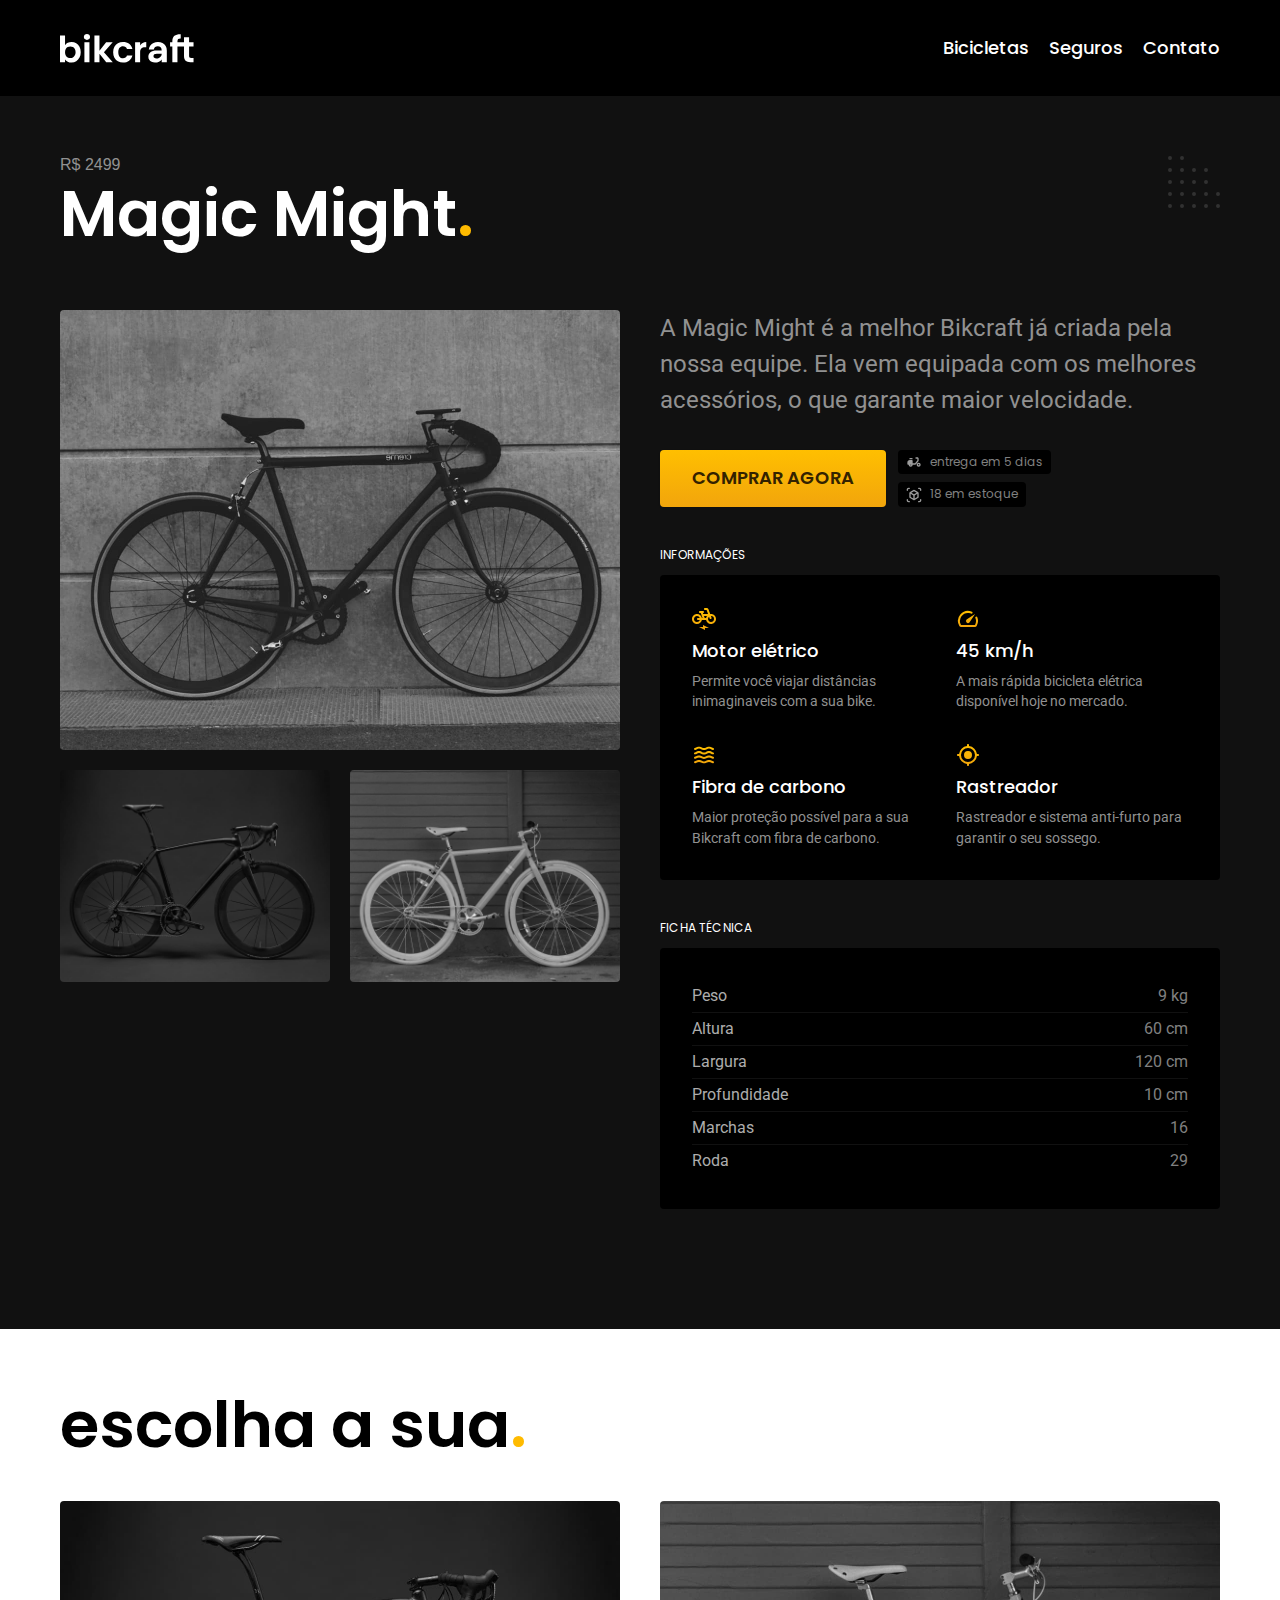
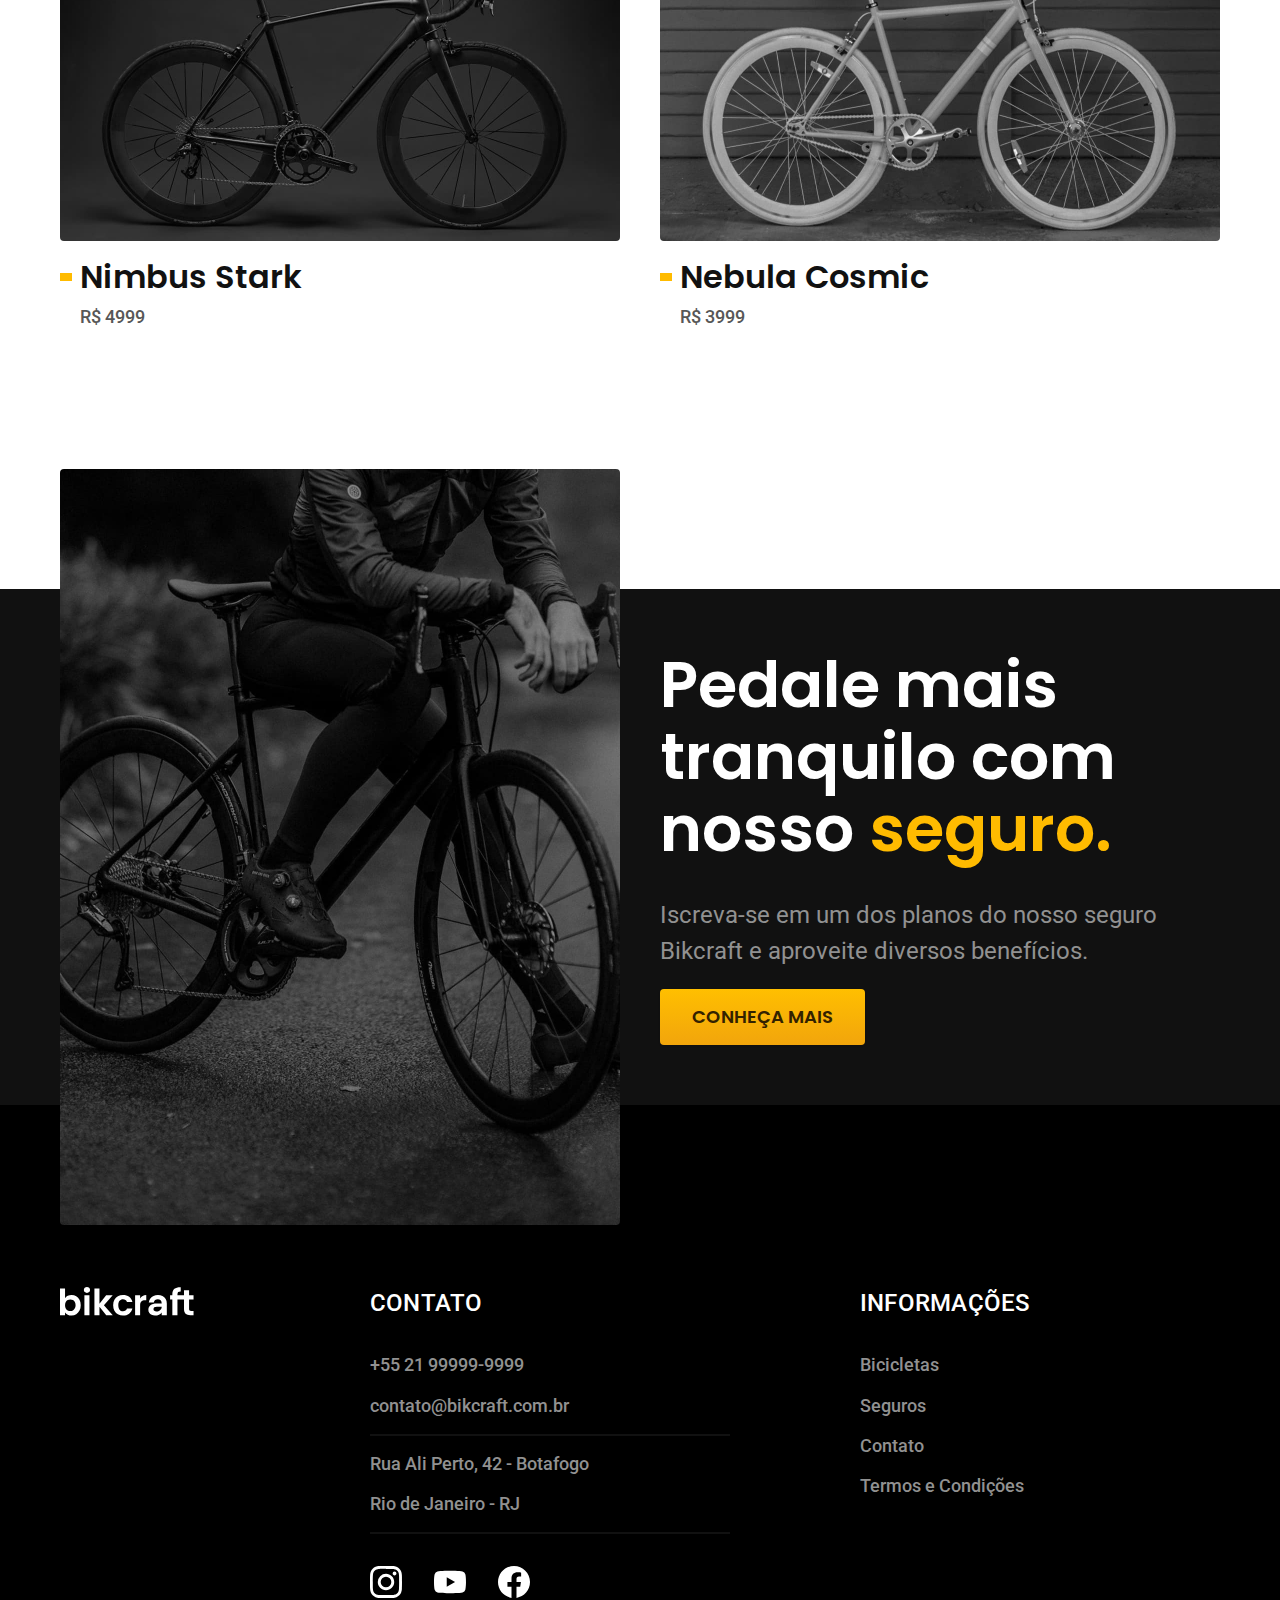
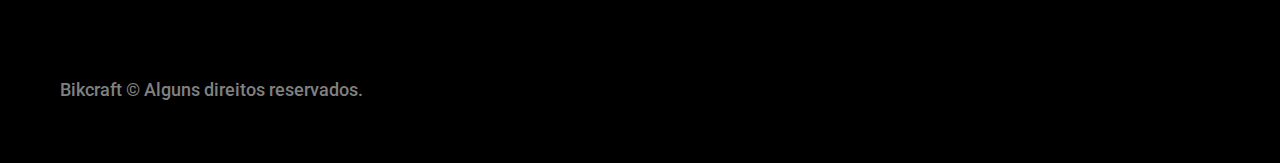
<file: bicicletas/magic.html>
<!DOCTYPE html>
<html lang="pt-br">

<head>
  <meta charset="UTF-8">
  <meta name="viewport" content="width=device-width, initial-scale=1.0">
  <meta naem="description" content="Bicicletas">
  <title>Magic | Bikcraft</title>
  <link rel="icon" href="../favicon.svg" type="image/svg+xml">
  <link rel="stylesheet" href="../css/style.min.css">
  <link rel="preconnect" href="https://fonts.googleapis.com">
  <link rel="preconnect" href="https://fonts.gstatic.com" crossorigin>
  <link href="https://fonts.googleapis.com/css2?family=Merriweather:ital,wght@1,400;1,900&family=Poppins:wght@400;600&family=Roboto:wght@400;500&display=swap" rel="stylesheet">
  <script>document.documentElement.classList.add('js');</script>
</head>

<body id="bicicleta">
  <header class="header-bg">
    <div class="header container">
      <a href="../">
        <img src="../img/bikcraft.svg" alt="Bikcraft">
      </a>
      <nav aria-label="primaria">
        <ul class="header-menu font-1-m cor-0">
          <li><a href="../bicicletas.html">Bicicletas</a></li>
          <li><a href="../seguros.html">Seguros</a></li>
          <li><a href="../contato.html">Contato</a></li>
        </ul>
      </nav>
    </div>
  </header>

  <main class="titulo-bg">
    <div>
      <div class="titulo container">
        <p class="font-2-lx cor-5">R$ 2499</p>
        <h1 class="font-1-xxl cor-0">Magic Might<span class="p-1">.</span></h1>
      </div>
    </div>

    <div class="bicicleta container">
      <div class="bicicleta-imagens">
        <img src="../img/bicicleta/nimbus2.jpg" alt="">
        <img src="../img/bicicleta/nimbus1.jpg" alt="Bicicleta preta">
        <img src="../img/bicicleta/nimbus3.jpg" alt="">
      </div>

      <div class="bicicleta-conteudo">
        <p class="font-2-l cor-5">A Magic Might é a melhor Bikcraft já criada pela nossa equipe. Ela vem equipada com os melhores acessórios, o que garante maior velocidade.</p>
        <div class="bicicleta-comprar">
          <a class="botao" href="../orcamento.html?tipo=bikcraft&produto=magic">Comprar Agora</a>
          <span class="font-1-xs cor-6"><img src="../img/icones/entrega.svg" alt="">entrega em 5 dias</span>
          <span class="font-1-xs cor-6"><img src="../img/icones/estoque.svg" alt="">18 em estoque</span>
        </div>

        <h2 class="font-1-xs cor-0">Informações</h2>
        <ul class="bicicleta-informacoes">
          <li>
            <img src="../img/icones/eletrica.svg" alt="">
            <h3 class="font-1-m cor-0">Motor elétrico</h3>
            <p class="font-2-xs cor-5">Permite você viajar distâncias inimaginaveis com a sua bike.</p>
          </li>
          <li>
            <img src="../img/icones/velocidade.svg" alt="">
            <h3 class="font-1-m cor-0">45 km/h</h3>
            <p class="font-2-xs cor-5">A mais rápida bicicleta elétrica disponível hoje no mercado.</p>
          </li>
          <li>
            <img src="../img/icones/carbono.svg" alt="">
            <h3 class="font-1-m cor-0">Fibra de carbono</h3>
            <p class="font-2-xs cor-5">Maior proteção possível para a sua Bikcraft com fibra de carbono.</p>
          </li>
          <li>
            <img src="../img/icones/rastreador.svg" alt="">
            <h3 class="font-1-m cor-0">Rastreador</h3>
            <p class="font-2-xs cor-5">Rastreador e sistema anti-furto para garantir o seu sossego.</p>
          </li>
        </ul>

        <h2 class="font-1-xs cor-0">Ficha Técnica</h2>
        <ul class="bicicleta-ficha font-2-s cor-4">
          <li>Peso <span>9 kg</span></li>
          <li>Altura <span>60 cm</span></li>
          <li>Largura <span>120 cm</span></li>
          <li>Profundidade <span>10 cm</span></li>
          <li>Marchas <span>16</span></li>
          <li>Roda <span>29</span></li>
        </ul>
      </div>

    </div>
  </main>


  <article class="bicicletas-lista container">
    <h2 class="font-1-xxl cor-12">escolha a sua<span class="p-1">.</span></h2>

    <ul>
      <li>
        <a href="./nimbus.html">
          <img src="../img/bicicletas/nimbus.jpg" alt="Bicicleta preta">
          <h3 class="font-1-xl">Nimbus Stark</h3>
          <span class="font-2-m cor-8">R$ 4999</span>
        </a>
      </li>
      <li>
        <a href="./nebula.html">
          <img src="../img/bicicletas/nebula.jpg" alt="Bicicleta preta">
          <h3 class="font-1-xl">Nebula Cosmic</h3>
          <span class="font-2-m cor-8">R$ 3999</span>
        </a>
      </li>
    </ul>
  </article>

  <article class="seguro-bg">
    <div class="seguro container">
      <div class="seguro-imagem">
        <img src="../img//fotos/seguros.jpg" alt="Pessoa parada em cima de uma bicicleta">
      </div>
      <div class="seguro-conteudo">
        <h2 class="font-1-xxl cor-0">Pedale mais tranquilo com nosso <span class="p-1">seguro.</span></h2>
        <p class="font-2-l cor-5">Iscreva-se em um dos planos do nosso seguro Bikcraft e aproveite diversos benefícios.</p>
        <a class="botao" href="../seguros.html">Conheça mais</a>
      </div>
    </div>
  </article>

  <footer class="footer-bg">
    <div class="footer container">
      <img src="../img/bikcraft.svg" alt="Bikcraft">
      <div class="footer-contato">
        <h3 class="font-2-l-b cor-0">Contato</h3>
        <ul class="font-2-m cor-5">
          <li><a href="tel:+5521999999999">+55 21 99999-9999</a></li>
          <li><a href="mailto:contato@bikcraft.com.br">contato@bikcraft.com.br</a></li>
          <li>Rua Ali Perto, 42 - Botafogo</li>
          <li>Rio de Janeiro - RJ</li>
        </ul>
        <div class="footer-redes">
          <a href="">
            <img src="../img/redes/instagram.svg" alt="Instagram">
          </a>
          <a href="">
            <img src="../img/redes/youtube.svg" alt="Youtube">
          </a>
          <a href="">
            <img src="../img/redes/facebook.svg" alt="Facebook">
          </a>
        </div>
      </div>
      <div class="footer-informacoes">
        <h3 class="font-2-l-b cor-0">Informações</h3>
        <nav>
          <ul class="font-2-m cor-5">
            <li><a href="../bicicletas.html">Bicicletas</a></li>
            <li><a href="../seguros.html">Seguros</a></li>
            <li><a href="../contato.html">Contato</a></li>
            <li><a href="../termos.html">Termos e Condições</a></li>
          </ul>
        </nav>
      </div>
      <p class="footer-copy font-2-m cor-6">Bikcraft © Alguns direitos reservados.</p>
    </div>
  </footer>
  <script src="../js/script.js"></script>
</body>

</html>
</file>
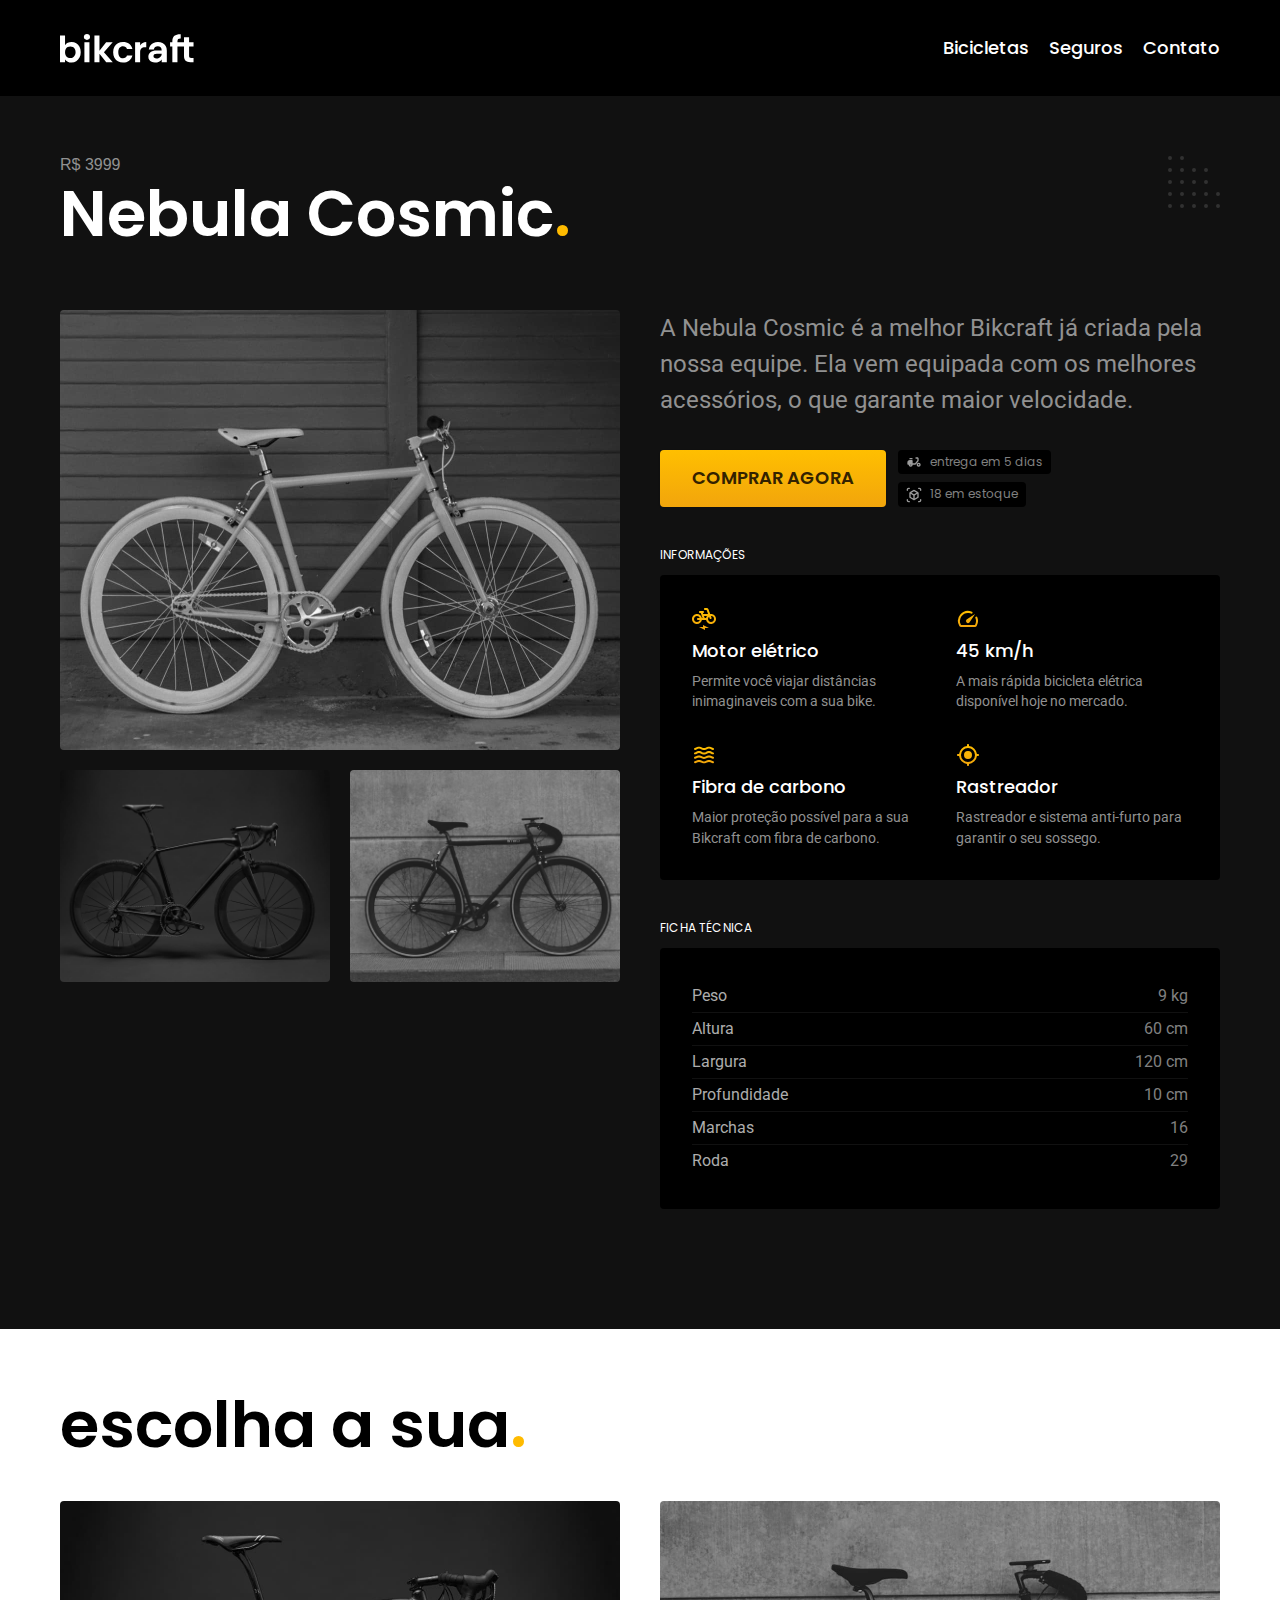
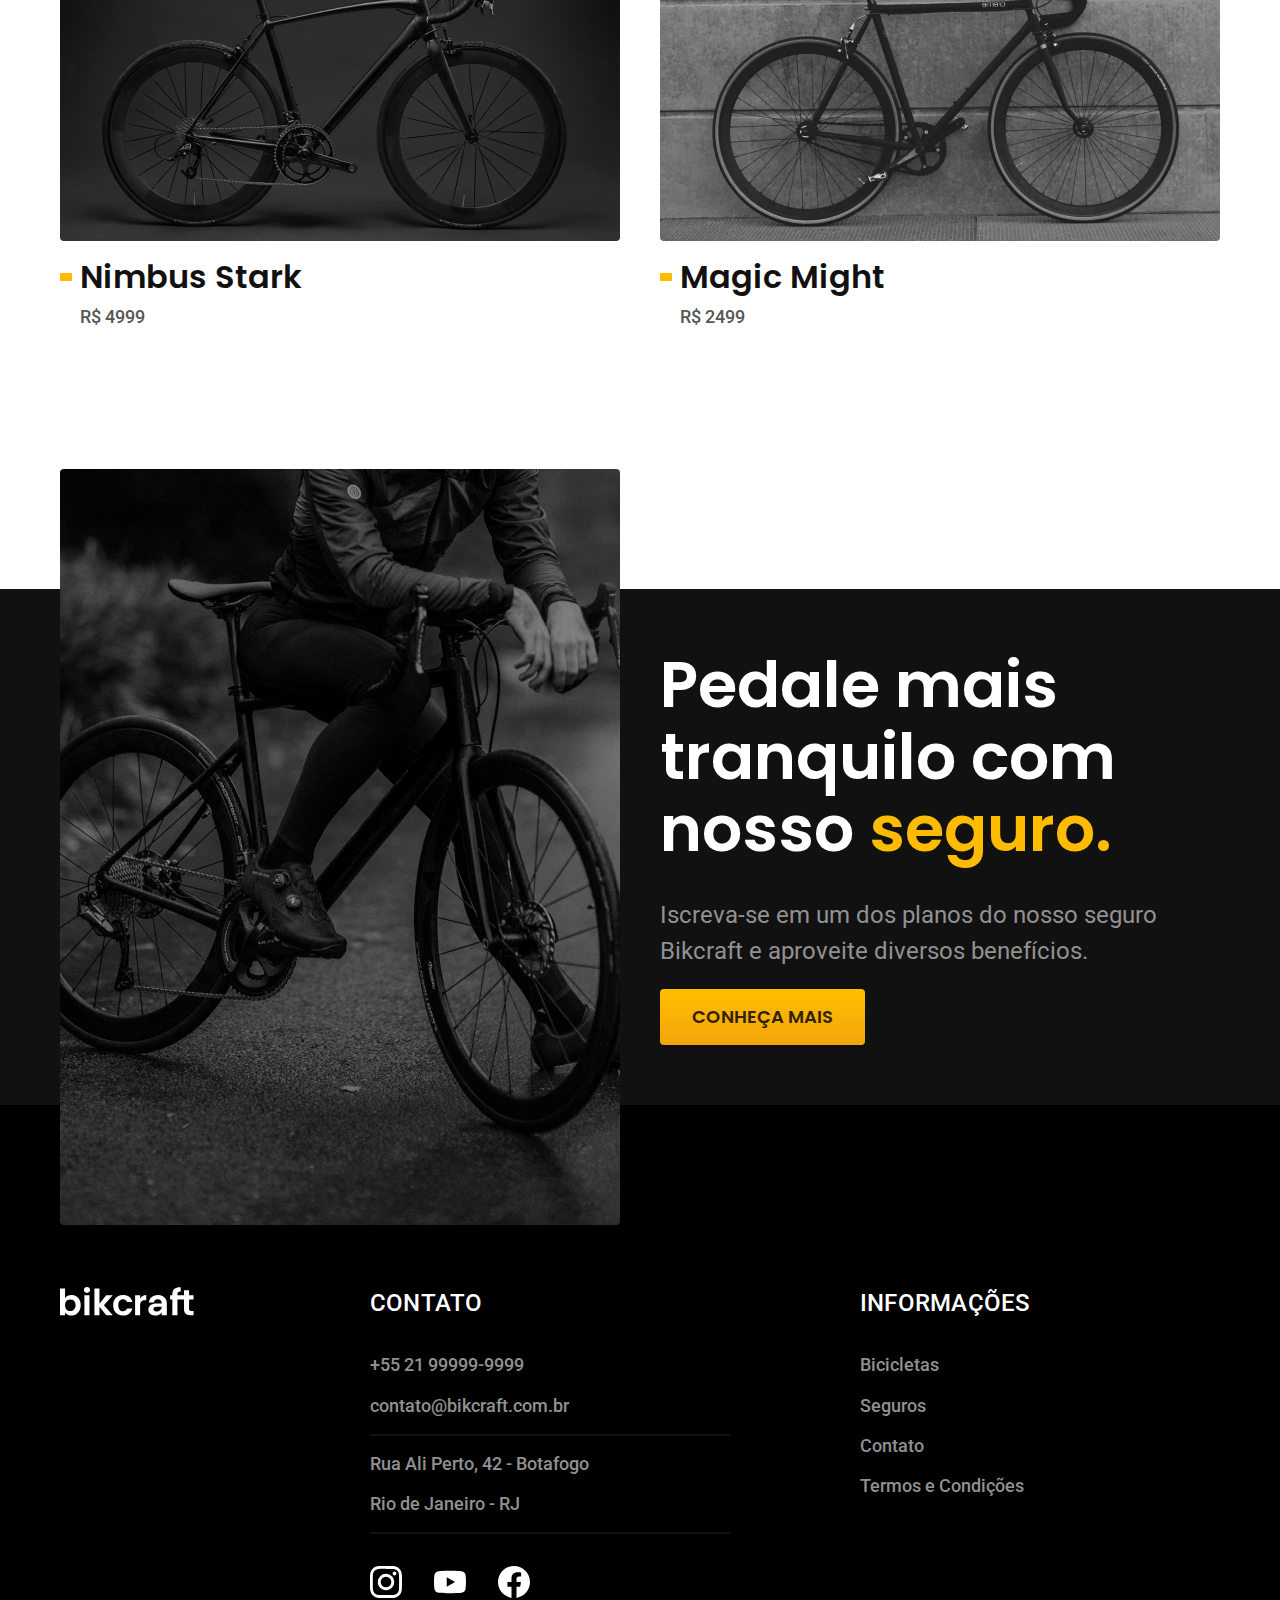
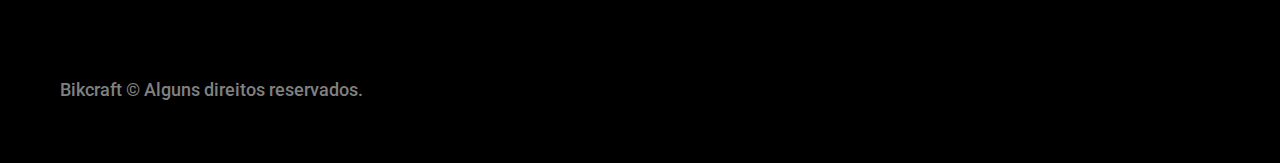
<file: bicicletas/nebula.html>
<!DOCTYPE html>
<html lang="pt-br">

<head>
  <meta charset="UTF-8">
  <meta name="viewport" content="width=device-width, initial-scale=1.0">
  <meta naem="description" content="Bicicletas">
  <title>Nebula | Bikcraft</title>
  <link rel="icon" href="../favicon.svg" type="image/svg+xml">
  <link rel="stylesheet" href="../css/style.min.css">
  <link rel="preconnect" href="https://fonts.googleapis.com">
  <link rel="preconnect" href="https://fonts.gstatic.com" crossorigin>
  <link href="https://fonts.googleapis.com/css2?family=Merriweather:ital,wght@1,400;1,900&family=Poppins:wght@400;600&family=Roboto:wght@400;500&display=swap" rel="stylesheet">
  <script>document.documentElement.classList.add('js');</script>
</head>

<body id="bicicleta">
  <header class="header-bg">
    <div class="header container">
      <a href="../">
        <img src="../img/bikcraft.svg" alt="Bikcraft">
      </a>
      <nav aria-label="primaria">
        <ul class="header-menu font-1-m cor-0">
          <li><a href="../bicicletas.html">Bicicletas</a></li>
          <li><a href="../seguros.html">Seguros</a></li>
          <li><a href="../contato.html">Contato</a></li>
        </ul>
      </nav>
    </div>
  </header>

  <main class="titulo-bg">
    <div>
      <div class="titulo container">
        <p class="font-2-lx cor-5">R$ 3999</p>
        <h1 class="font-1-xxl cor-0">Nebula Cosmic<span class="p-1">.</span></h1>
      </div>
    </div>

    <div class="bicicleta container">
      <div class="bicicleta-imagens">
        <img src="../img/bicicleta/nimbus3.jpg" alt="">
        <img src="../img/bicicleta/nimbus1.jpg" alt="Bicicleta preta">
        <img src="../img/bicicleta/nimbus2.jpg" alt="">
      </div>

      <div class="bicicleta-conteudo">
        <p class="font-2-l cor-5">A Nebula Cosmic é a melhor Bikcraft já criada pela nossa equipe. Ela vem equipada com os melhores acessórios, o que garante maior velocidade.</p>
        <div class="bicicleta-comprar">
          <a class="botao" href="../orcamento.html?tipo=bikcraft&produto=nebula">Comprar Agora</a>
          <span class="font-1-xs cor-6"><img src="../img/icones/entrega.svg" alt="">entrega em 5 dias</span>
          <span class="font-1-xs cor-6"><img src="../img/icones/estoque.svg" alt="">18 em estoque</span>
        </div>

        <h2 class="font-1-xs cor-0">Informações</h2>
        <ul class="bicicleta-informacoes">
          <li>
            <img src="../img/icones/eletrica.svg" alt="">
            <h3 class="font-1-m cor-0">Motor elétrico</h3>
            <p class="font-2-xs cor-5">Permite você viajar distâncias inimaginaveis com a sua bike.</p>
          </li>
          <li>
            <img src="../img/icones/velocidade.svg" alt="">
            <h3 class="font-1-m cor-0">45 km/h</h3>
            <p class="font-2-xs cor-5">A mais rápida bicicleta elétrica disponível hoje no mercado.</p>
          </li>
          <li>
            <img src="../img/icones/carbono.svg" alt="">
            <h3 class="font-1-m cor-0">Fibra de carbono</h3>
            <p class="font-2-xs cor-5">Maior proteção possível para a sua Bikcraft com fibra de carbono.</p>
          </li>
          <li>
            <img src="../img/icones/rastreador.svg" alt="">
            <h3 class="font-1-m cor-0">Rastreador</h3>
            <p class="font-2-xs cor-5">Rastreador e sistema anti-furto para garantir o seu sossego.</p>
          </li>
        </ul>

        <h2 class="font-1-xs cor-0">Ficha Técnica</h2>
        <ul class="bicicleta-ficha font-2-s cor-4">
          <li>Peso <span>9 kg</span></li>
          <li>Altura <span>60 cm</span></li>
          <li>Largura <span>120 cm</span></li>
          <li>Profundidade <span>10 cm</span></li>
          <li>Marchas <span>16</span></li>
          <li>Roda <span>29</span></li>
        </ul>
      </div>

    </div>
  </main>


  <article class="bicicletas-lista container">
    <h2 class="font-1-xxl cor-12">escolha a sua<span class="p-1">.</span></h2>

    <ul>
      <li>
        <a href="./nimbus.html">
          <img src="../img/bicicletas/nimbus.jpg" alt="Bicicleta preta">
          <h3 class="font-1-xl">Nimbus Stark</h3>
          <span class="font-2-m cor-8">R$ 4999</span>
        </a>
      </li>
      <li>
        <a href="./magic.html">
          <img src="../img/bicicletas/magic.jpg" alt="Bicicleta preta">
          <h3 class="font-1-xl">Magic Might</h3>
          <span class="font-2-m cor-8">R$ 2499</span>
        </a>
      </li>
    </ul>
  </article>

  <article class="seguro-bg">
    <div class="seguro container">
      <div class="seguro-imagem">
        <img src="../img//fotos/seguros.jpg" alt="Pessoa parada em cima de uma bicicleta">
      </div>
      <div class="seguro-conteudo">
        <h2 class="font-1-xxl cor-0">Pedale mais tranquilo com nosso <span class="p-1">seguro.</span></h2>
        <p class="font-2-l cor-5">Iscreva-se em um dos planos do nosso seguro Bikcraft e aproveite diversos benefícios.</p>
        <a class="botao" href="../seguros.html">Conheça mais</a>
      </div>
    </div>
  </article>

  <footer class="footer-bg">
    <div class="footer container">
      <img src="../img/bikcraft.svg" alt="Bikcraft">
      <div class="footer-contato">
        <h3 class="font-2-l-b cor-0">Contato</h3>
        <ul class="font-2-m cor-5">
          <li><a href="tel:+5521999999999">+55 21 99999-9999</a></li>
          <li><a href="mailto:contato@bikcraft.com.br">contato@bikcraft.com.br</a></li>
          <li>Rua Ali Perto, 42 - Botafogo</li>
          <li>Rio de Janeiro - RJ</li>
        </ul>
        <div class="footer-redes">
          <a href="">
            <img src="../img/redes/instagram.svg" alt="Instagram">
          </a>
          <a href="">
            <img src="../img/redes/youtube.svg" alt="Youtube">
          </a>
          <a href="">
            <img src="../img/redes/facebook.svg" alt="Facebook">
          </a>
        </div>
      </div>
      <div class="footer-informacoes">
        <h3 class="font-2-l-b cor-0">Informações</h3>
        <nav>
          <ul class="font-2-m cor-5">
            <li><a href="../bicicletas.html">Bicicletas</a></li>
            <li><a href="../seguros.html">Seguros</a></li>
            <li><a href="../contato.html">Contato</a></li>
            <li><a href="../termos.html">Termos e Condições</a></li>
          </ul>
        </nav>
      </div>
      <p class="footer-copy font-2-m cor-6">Bikcraft © Alguns direitos reservados.</p>
    </div>
  </footer>
  <script src="../js/script.js"></script>
</body>

</html>
</file>
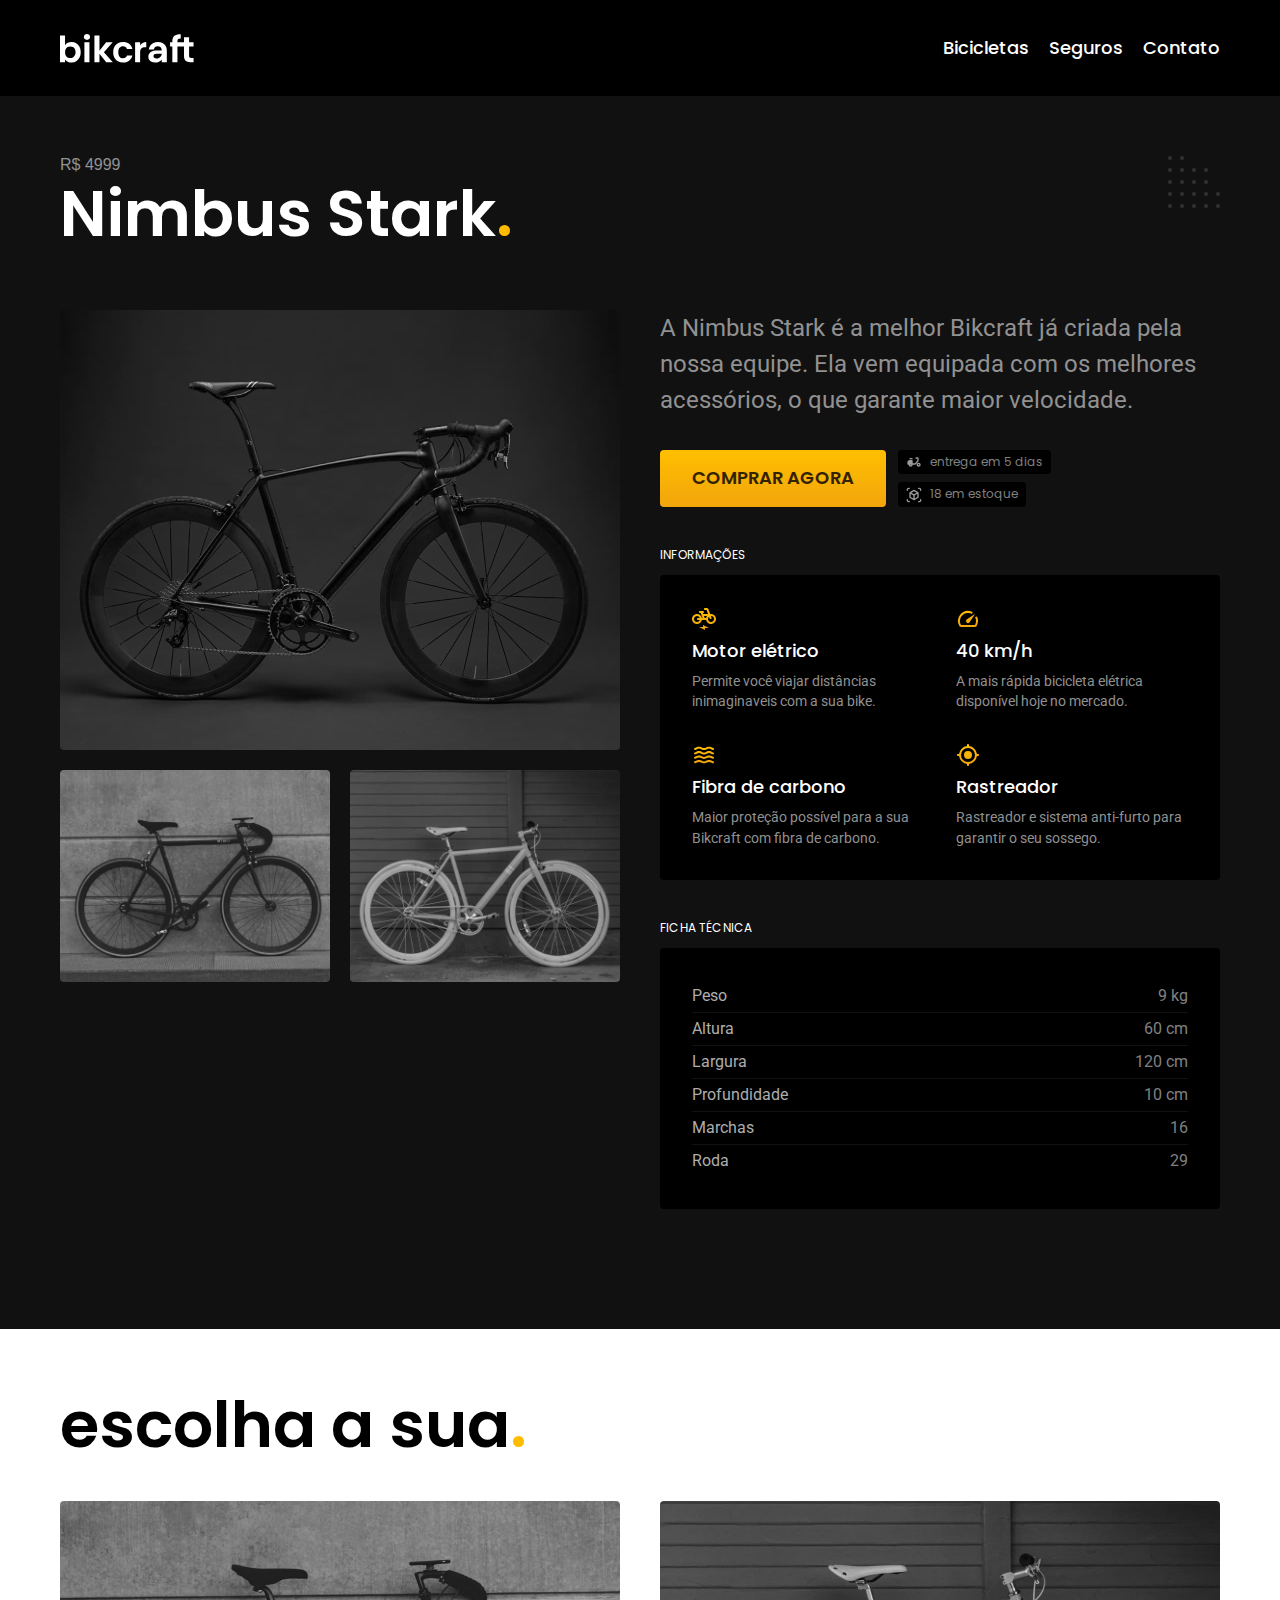
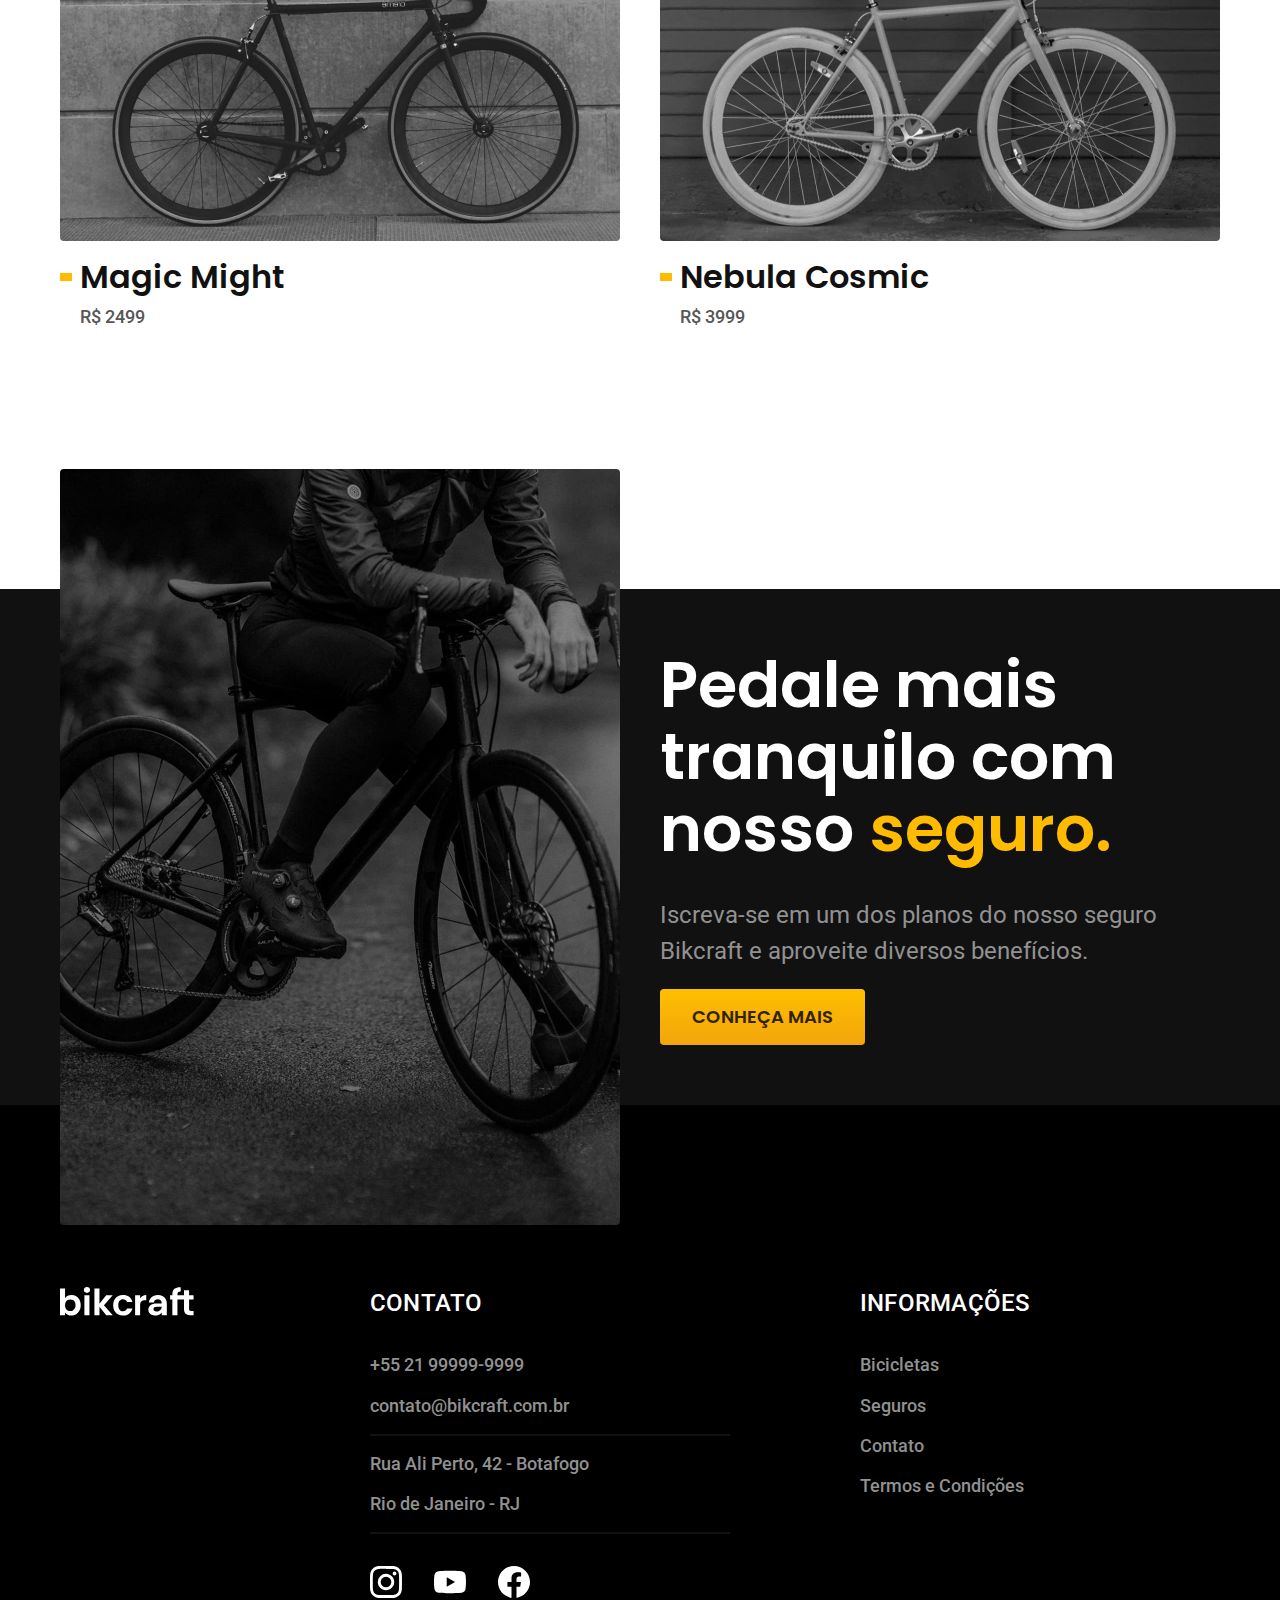
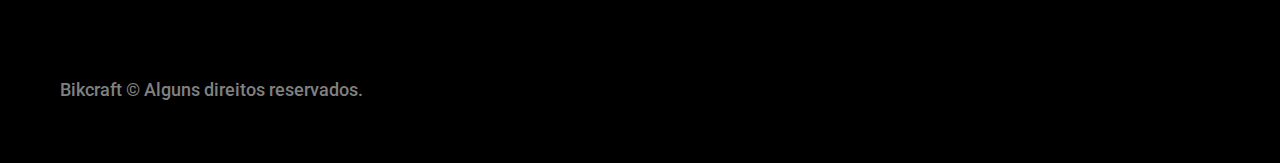
<file: bicicletas/nimbus.html>
<!DOCTYPE html>
<html lang="pt-br">

<head>
  <meta charset="UTF-8">
  <meta name="viewport" content="width=device-width, initial-scale=1.0">
  <meta naem="description" content="Bicicletas">
  <title>Nimbus | Bikcraft</title>
  <link rel="icon" href="../favicon.svg" type="image/svg+xml">
  <link rel="stylesheet" href="../css/style.min.css">
  <link rel="preconnect" href="https://fonts.googleapis.com">
  <link rel="preconnect" href="https://fonts.gstatic.com" crossorigin>
  <link href="https://fonts.googleapis.com/css2?family=Merriweather:ital,wght@1,400;1,900&family=Poppins:wght@400;600&family=Roboto:wght@400;500&display=swap" rel="stylesheet">
  <script>document.documentElement.classList.add('js');</script>
</head>

<body id="bicicleta">
  <header class="header-bg">
    <div class="header container">
      <a href="../">
        <img src="../img/bikcraft.svg" alt="Bikcraft">
      </a>
      <nav aria-label="primaria">
        <ul class="header-menu font-1-m cor-0">
          <li><a href="../bicicletas.html">Bicicletas</a></li>
          <li><a href="../seguros.html">Seguros</a></li>
          <li><a href="../contato.html">Contato</a></li>
        </ul>
      </nav>
    </div>
  </header>

  <main class="titulo-bg">
    <div>
      <div class="titulo container">
        <p class="font-2-lx cor-5">R$ 4999</p>
        <h1 class="font-1-xxl cor-0">Nimbus Stark<span class="p-1">.</span></h1>
      </div>
    </div>

    <div class="bicicleta container">
      <div class="bicicleta-imagens">
        <img src="../img/bicicleta/nimbus1.jpg" alt="Bicicleta preta">
        <img src="../img/bicicleta/nimbus2.jpg" alt="">
        <img src="../img/bicicleta/nimbus3.jpg" alt="">
      </div>

      <div class="bicicleta-conteudo">
        <p class="font-2-l cor-5">A Nimbus Stark é a melhor Bikcraft já criada pela nossa equipe. Ela vem equipada com os melhores acessórios, o que garante maior velocidade.</p>
        <div class="bicicleta-comprar">
          <a class="botao" href="../orcamento.html?tipo=bikcraft&produto=nimbus">Comprar Agora</a>
          <span class="font-1-xs cor-6"><img src="../img/icones/entrega.svg" alt="">entrega em 5 dias</span>
          <span class="font-1-xs cor-6"><img src="../img/icones/estoque.svg" alt="">18 em estoque</span>
        </div>

        <h2 class="font-1-xs cor-0">Informações</h2>
        <ul class="bicicleta-informacoes">
          <li>
            <img src="../img/icones/eletrica.svg" alt="">
            <h3 class="font-1-m cor-0">Motor elétrico</h3>
            <p class="font-2-xs cor-5">Permite você viajar distâncias inimaginaveis com a sua bike.</p>
          </li>
          <li>
            <img src="../img/icones/velocidade.svg" alt="">
            <h3 class="font-1-m cor-0">40 km/h</h3>
            <p class="font-2-xs cor-5">A mais rápida bicicleta elétrica disponível hoje no mercado.</p>
          </li>
          <li>
            <img src="../img/icones/carbono.svg" alt="">
            <h3 class="font-1-m cor-0">Fibra de carbono</h3>
            <p class="font-2-xs cor-5">Maior proteção possível para a sua Bikcraft com fibra de carbono.</p>
          </li>
          <li>
            <img src="../img/icones/rastreador.svg" alt="">
            <h3 class="font-1-m cor-0">Rastreador</h3>
            <p class="font-2-xs cor-5">Rastreador e sistema anti-furto para garantir o seu sossego.</p>
          </li>
        </ul>

        <h2 class="font-1-xs cor-0">Ficha Técnica</h2>
        <ul class="bicicleta-ficha font-2-s cor-4">
          <li>Peso <span>9 kg</span></li>
          <li>Altura <span>60 cm</span></li>
          <li>Largura <span>120 cm</span></li>
          <li>Profundidade <span>10 cm</span></li>
          <li>Marchas <span>16</span></li>
          <li>Roda <span>29</span></li>
        </ul>
      </div>

    </div>
  </main>


  <article class="bicicletas-lista container">
    <h2 class="font-1-xxl cor-12">escolha a sua<span class="p-1">.</span></h2>

    <ul>
      <li>
        <a href="./magic.html">
          <img src="../img/bicicletas/magic.jpg" alt="Bicicleta preta">
          <h3 class="font-1-xl">Magic Might</h3>
          <span class="font-2-m cor-8">R$ 2499</span>
        </a>
      </li>
      <li>
        <a href="./magic.html">
          <img src="../img/bicicletas/nebula.jpg" alt="Bicicleta preta">
          <h3 class="font-1-xl">Nebula Cosmic</h3>
          <span class="font-2-m cor-8">R$ 3999</span>
        </a>
      </li>
    </ul>
  </article>

  <article class="seguro-bg">
    <div class="seguro container">
      <div class="seguro-imagem">
        <img src="../img//fotos/seguros.jpg" alt="Pessoa parada em cima de uma bicicleta">
      </div>
      <div class="seguro-conteudo">
        <h2 class="font-1-xxl cor-0">Pedale mais tranquilo com nosso <span class="p-1">seguro.</span></h2>
        <p class="font-2-l cor-5">Iscreva-se em um dos planos do nosso seguro Bikcraft e aproveite diversos benefícios.</p>
        <a class="botao" href="../seguros.html">Conheça mais</a>
      </div>
    </div>
  </article>

  <footer class="footer-bg">
    <div class="footer container">
      <img src="../img/bikcraft.svg" alt="Bikcraft">
      <div class="footer-contato">
        <h3 class="font-2-l-b cor-0">Contato</h3>
        <ul class="font-2-m cor-5">
          <li><a href="tel:+5521999999999">+55 21 99999-9999</a></li>
          <li><a href="mailto:contato@bikcraft.com.br">contato@bikcraft.com.br</a></li>
          <li>Rua Ali Perto, 42 - Botafogo</li>
          <li>Rio de Janeiro - RJ</li>
        </ul>
        <div class="footer-redes">
          <a href="">
            <img src="../img/redes/instagram.svg" alt="Instagram">
          </a>
          <a href="">
            <img src="../img/redes/youtube.svg" alt="Youtube">
          </a>
          <a href="">
            <img src="../img/redes/facebook.svg" alt="Facebook">
          </a>
        </div>
      </div>
      <div class="footer-informacoes">
        <h3 class="font-2-l-b cor-0">Informações</h3>
        <nav>
          <ul class="font-2-m cor-5">
            <li><a href="../bicicletas.html">Bicicletas</a></li>
            <li><a href="../seguros.html">Seguros</a></li>
            <li><a href="../contato.html">Contato</a></li>
            <li><a href="../termos.html">Termos e Condições</a></li>
          </ul>
        </nav>
      </div>
      <p class="footer-copy font-2-m cor-6">Bikcraft © Alguns direitos reservados.</p>
    </div>
  </footer>
  <script src="../js/script.js"></script>
</body>

</html>
</file>
<file: css/style.min.css>
body {
  font-family: Arial, Helvetica, sans-serif;
  color: #111;
}
blockquote,
body,
dd,
h1,
h2,
h3,
p,
ul {
  margin: 0;
}
ul {
  padding: 0;
  list-style: none;
}
a {
  text-decoration: none;
  color: inherit;
}
img {
  max-width: 100%;
  height: auto;
  display: block;
}
img[src$=".jpg"] {
  border-radius: 4px;
}
.header-bg {
  background-color: var(--cor-12);
}
.header {
  display: flex;
  flex-wrap: wrap;
  gap: 20px;
  justify-content: space-between;
  align-items: center;
  padding-top: 20px;
  padding-bottom: 20px;
}
.header-menu {
  display: flex;
  gap: 20px;
}
.header-menu a {
  padding: 16px 0;
  display: inline-block;
  position: relative;
}
.header-menu a:after {
  content: "";
  display: block;
  height: 2px;
  width: 0%;
  background: var(--cor-0);
  margin-top: 4px;
  transition: 0.2s;
  position: absolute;
}
.header-menu a.ativo::after,
.header-menu a:hover::after {
  width: 100%;
}
@media (max-width: 800px) {
  .header-menu {
    gap: 20px;
  }
  .header-menu a {
    background: var(--cor-11);
    padding: 12px 16px;
    border-radius: 4px;
  }
  .header-menu a:hover {
    background-color: var(--cor-10);
  }
  .header-menu a::after {
    display: none;
  }
}
@media (max-width: 600px) {
  .header-menu {
    gap: 12px;
  }
  .header-menu a {
    padding: 8px 12px;
    font-size: 14px;
  }
}
.footer-bg {
  background-color: var(--cor-12);
}
.footer {
  display: grid;
  grid-template-columns: 3fr 5fr 4fr;
  gap: 40px;
  padding-top: 60px;
  padding-bottom: 60px;
}
.footer h3 {
  margin-bottom: 32px;
}
.footer-contato ul {
  margin-bottom: 32px;
}
.footer-contato li:nth-child(2n)::after {
  content: "";
  display: block;
  max-width: 360px;
  height: 2px;
  background: var(--cor-11);
  margin-top: 16px;
}
.footer-contato li {
  margin-bottom: 16px;
}
.footer-redes {
  display: flex;
  gap: 32px;
}
.footer a:hover {
  color: var(--cor-0);
}
.footer-informacoes li {
  margin-top: 16px;
}
.footer-copy {
  grid-column: 1/-1;
  margin-top: 40px;
}
@media (max-width: 800px) {
  .footer > img {
    display: none;
  }
  .footer {
    grid-template-columns: 1fr 1fr;
  }
}
@media (max-width: 600px) {
  .footer {
    grid-template-columns: 1fr;
    gap: 60px;
  }
  .footer-copy {
    margin-top: 0;
  }
}
.font-1-xs {
  font: 400 0.75rem/1.35 Poppins, sans-serif;
}
.font-2-xs {
  font: 400 0.875rem/1.43 Roboto, sans-serif;
}
.font-1-s {
  font: 400 1rem/1.5 Poppins, sans-serif;
}
.font-2-s {
  font: 400 1rem/1.5 Roboto, sans-serif;
}
.font-1-m,
.font-1-m-b {
  font: 500 1.125rem/1.35 Poppins, sans-serif;
}
.font-1-m-b {
  font-weight: 600;
}
.font-2-m {
  font: 500 1.125rem/1.35 Roboto, sans-serif;
}
.font-1-l {
  font: 400 1.5rem/1.5 Poppins, sans-serif;
}
.font-2-l,
.font-2-l-b {
  font: 400 1.5rem/1.5 Roboto, sans-serif;
}
.font-2-l-b {
  font-weight: 500;
  letter-spacing: 0.015rem;
  text-transform: uppercase;
}
.font-1-xl {
  font: 600 2rem/1.25 Poppins, sans-serif;
}
.font-2-xl {
  font: 500 2rem/1.25 Roboto, sans-serif;
}
.font-1-xxl {
  font: 600 4rem/1.125 Poppins, sans-serif;
}
@media (max-width: 1200px) {
  .font-1-xxl h1 {
    font-size: 3rem;
  }
  .font-2-l,
  .font-2-l-b p {
    font-size: 1.125rem;
  }
}
@media (max-width: 800px) {
  .font-1-xxl {
    font-size: 2rem;
  }
  .font-1-xl,
  .font-2-xl {
    font-size: 1.5rem;
  }
}
:root {
  --cor-0: #ffffff;
  --cor-1: #f7f7f7;
  --cor-2: #dbdbdb;
  --cor-3: #c4c4c4;
  --cor-4: #adadad;
  --cor-5: #919191;
  --cor-6: #808080;
  --cor-7: #6b6b6b;
  --cor-8: #575757;
  --cor-9: #404040;
  --cor-10: #303030;
  --cor-11: #111111;
  --cor-12: #000000;
  --cor-p1: #ffbb00;
  --cor-p2: #e5a40b;
  --cor-p3: #a66f00;
  --cor-p4: #664400;
  --cor-p5: #332200;
}
.cor-0 {
  color: var(--cor-0);
}
.cor-1 {
  color: var(--cor-1);
}
.cor-2 {
  color: var(--cor-2);
}
.cor-3 {
  color: var(--cor-3);
}
.cor-4 {
  color: var(--cor-4);
}
.cor-5 {
  color: var(--cor-5);
}
.cor-6 {
  color: var(--cor-6);
}
.cor-7 {
  color: var(--cor-7);
}
.cor-8 {
  color: var(--cor-8);
}
.cor-9 {
  color: var(--cor-9);
}
.cor-10 {
  color: var(--cor-10);
}
.cor-11 {
  color: var(--cor-11);
}
.cor-12 {
  color: var(--cor-12);
}
.p-1 {
  color: var(--cor-p1);
}
.p-2 {
  color: var(--cor-p2);
}
.p-3 {
  color: var(--cor-p3);
}
.p-4 {
  color: var(--cor-p4);
}
.p-5 {
  color: var(--cor-p5);
}
.container {
  box-sizing: border-box;
  max-width: 1200px;
  padding-left: 20px;
  padding-right: 20px;
  margin-left: auto;
  margin-right: auto;
}
.botao {
  display: inline-block;
  padding: 16px 32px;
  background: linear-gradient(#ffbf00 0, #f2a50c 100%);
  border-radius: 4px;
  box-shadow: 0 1px 2px 0 rgba(0, 0, 0, 0.1);
  text-transform: uppercase;
  color: var(--cor-p5);
  font: 600 1.125rem/1.35 Poppins, sans-serif;
  max-width: max-content;
  border: none;
  cursor: pointer;
}
.botao:hover {
  background: linear-gradient(180deg, #ffb600 0, #e59317 100%);
}
.botao.secundario {
  background: var(--cor-10);
  color: var(--cor-2);
}
.botao.secundario:hover {
  background: var(--cor-9);
}
.botao.seta {
  display: flex;
  align-items: center;
}
.botao.seta::after {
  content: "";
  display: inline-block;
  width: 18px;
  height: 10px;
  margin-left: 12px;
  background: url("../img/icones/seta.svg");
  transition: transform 0.2s;
}
.botao.seta:hover::after {
  transform: translateX(4px);
}
@media (max-width: 600px) {
  .botao {
    font-size: 1rem;
    padding: 12px 16px;
  }
}
.link {
  display: inline-block;
  color: var(--cor-p1);
  font: 500 1.5rem/1.5 Poppins, sans-serif;
  text-transform: uppercase;
}
.link::after {
  content: "";
  display: block;
  width: 100%;
  height: 4px;
  background-color: currentColor;
}
.link:hover {
  color: var(--cor-0);
  transition: 0.2s;
}
.titulo-bg {
  padding-top: 60px;
  padding-bottom: 60px;
  background-color: var(--cor-11);
}
.titulo {
  background: url("../img/dec/top-right.svg") no-repeat top right 20px;
}
.titulo p {
  margin-bottom: 4px;
}
@media (max-width: 800px) {
  .titulo-bg {
    padding-top: 40px;
    padding-bottom: 40px;
  }
  .titulo p {
    font-size: 1rem;
    text-transform: lowercase;
    font-weight: 400;
  }
}
.form {
  display: grid;
  grid-template-columns: 1fr 1fr;
  gap: 20px;
}
.form label {
  display: block;
  font: 400 1rem/1.5 Poppins, sans-serif;
  margin-bottom: 4px;
}
.form .col-2 {
  grid-column: span 2;
}
.form input[type="email"],
.form input[type="text"],
.form textarea {
  font: 400 1rem/1.5 Roboto, sans-serif;
  background: var(--cor-1);
  border: 1px solid var(--cor-2);
  padding: 12px;
  border-radius: 4px;
  width: 100%;
  box-sizing: border-box;
}
.form input[type="email"]:focus,
.form input[type="text"]:focus,
.form textarea:focus {
  outline: 0;
  border-color: var(--cor-p1);
  background: var(--cor-0);
  box-shadow: 0 0 0 2px #fea;
}
@media (max-width: 600px) {
  .form {
    grid-template-columns: 1fr;
  }
  .form .col-2 {
    grid-column: 1;
  }
}
.js .fadeInDown {
  transform: translate3d(0, -20px, 0);
}
.js .fadeInUp {
  transform: translate3d(0, 20px, 0);
}
.js .fadeInRight {
  transform: translate3d(20px, 0, 0);
}
.js .fadeInLeft {
  transform: translate3d(-20px, 0, 0);
}
.js [data-anime] {
  opacity: 0;
}
.js .anime {
  opacity: 1;
  transform: none;
  transition: transform 0.8s, opacity 0.8s;
}
.tecnologia-bg {
  background-color: var(--cor-11);
  box-shadow: inset 0 80px var(--cor-0), inset 0 -80px var(--cor-0);
}
.tecnologia {
  display: grid;
  grid-template-columns: 1fr 1fr;
  gap: 40px;
}
.tecnologia-img img {
  width: 100%;
  height: 100%;
  object-fit: cover;
  object-position: left;
}
.tecnologia-conteudo {
  padding-top: 160px;
  padding-bottom: 160px;
}
.tecnologia-conteudo > span {
  display: block;
  margin-bottom: 20px;
}
.tecnologia-conteudo h2 {
  margin-bottom: 32px;
}
.tecnologia-conteudo > p {
  margin-bottom: 20px;
}
.tecnologia-conteudo a {
  margin-bottom: 80px;
}
.tecnologia-vantagens {
  display: flex;
  gap: 40px;
}
.tecnologia-vantagens h3 {
  margin-bottom: 8px;
  width: max-content;
}
.tecnologia-vantagens img {
  width: 24px;
  margin-bottom: 8px;
}
@media (max-width: 800px) {
  .tecnologia-bg {
    box-shadow: initial;
  }
  .tecnologia {
    grid-template-columns: 1fr;
  }
  .tecnologia-conteudo {
    padding-top: 60px;
    padding-bottom: 60px;
  }
  .tecnologia-img {
    display: none;
  }
  .tecnologia a {
    margin-bottom: 60px;
  }
}
@media (max-width: 600px) {
  .tecnologia-vantagens {
    flex-direction: column;
  }
}
.introducao-bg {
  background: var(--cor-12) url("../img/dec/bottom-left.svg") no-repeat bottom
    160px left 20px;
  box-shadow: inset 0 -120px var(--cor-0);
}
.introducao {
  display: grid;
  grid-template-columns: 1fr 1fr;
  gap: 0 40px;
}
.introducao-conteudo {
  align-self: flex-end;
  padding-bottom: 200px;
}
.introducao img {
  width: 100%;
  height: 100%;
  object-fit: cover;
}
.introducao h1 {
  margin-bottom: 32px;
}
.introducao p {
  margin-bottom: 20px;
}
@media (max-width: 800px) {
  .introducao {
    grid-template-columns: 1fr;
    gap: 32px;
  }
  .introducao-bg {
    background-color: var(--cor-11);
    padding-top: 40px;
    box-shadow: inset 0 -60px var(--cor-0);
  }
  .introducao-conteudo {
    padding-bottom: 0;
  }
  .introducao h1 {
    margin-bottom: 16px;
  }
  .introducao img {
    height: 300px;
    width: 100%;
  }
}
.parceiros {
  padding-top: 60px;
  padding-bottom: 120px;
}
.parceiros h2 {
  margin-bottom: 60px;
}
.parceiros ul {
  padding: 0 20px;
  max-width: 1400px;
  display: grid;
  grid-template-columns: repeat(4, 1fr);
  margin: auto;
}
.parceiros li {
  display: flex;
  padding: 32px;
  border-left: 2px solid var(--cor-2);
}
.parceiros img {
  margin: auto;
}
.parceiros li:first-child,
.parceiros li:nth-child(5) {
  border-left: none;
}
.parceiros li:nth-child(n + 5) {
  border-top: 2px solid var(--cor-2);
}
@media (max-width: 800px) {
  .parceiros h2 {
    margin-bottom: 60px;
  }
  .parceiros li {
    display: flex;
    padding: 20px;
  }
  .parceiros ul {
    grid-template-columns: repeat(2, 1fr);
  }
  .parceiros li:nth-child(n + 3) {
    border-top: 2px solid var(--cor-2);
  }
  .parceiros li:nth-child(odd) {
    border-left: none;
  }
}
.depoimento {
  display: grid;
  grid-template-columns: 1fr 1fr;
  background-color: var(--cor-p1);
  overflow: hidden;
}
.depoimento img {
  width: 100%;
  height: 100%;
  object-fit: cover;
  border-radius: 0;
}
.depoimento-conteudo {
  padding: 40px 40px 80px 80px;
  align-self: end;
  background: url("../img/dec/bottom-right-p.svg") no-repeat bottom 40px right
    40px;
}
.depoimento-conteudo p {
  max-width: 24ch;
  font-family: Merriweather, serif;
  font-style: italic;
  font-weight: 900;
  margin-bottom: 32px;
  position: relative;
}
.depoimento p::after,
.depoimento p::before {
  font-size: 5rem;
  color: var(--cor-p2);
  position: absolute;
}
.depoimento p::before {
  content: "“";
  left: -50px;
  top: -20px;
}
.depoimento p::after {
  content: "”";
}
@media (min-width: 1200px) {
  .depoimento img {
    max-height: 520px;
  }
}
@media (max-width: 800px) {
  .depoimento {
    grid-template-columns: 1fr;
    text-align: center;
  }
  .depoimento img {
    max-height: 200px;
  }
  .depoimento-conteudo {
    padding: 40px 20px;
    justify-self: center;
  }
}
.bicicletas-lista {
  padding-top: 60px;
  padding-bottom: 120px;
}
.bicicletas-lista h2 {
  margin-bottom: 40px;
}
.bicicletas-lista ul {
  display: flex;
  gap: 40px;
  padding: 0 20px 20px 20px;
  max-width: 1400px;
  margin-left: auto;
  margin-right: auto;
  overflow-x: auto;
}
#bicicleta .bicicletas-lista ul {
  padding: 0 0 20px 0;
}
.bicicletas-lista li {
  flex: 1;
  min-width: 280px;
}
.bicicletas-lista a {
  display: block;
}
.bicicletas-lista img {
  margin-bottom: 16px;
}
.bicicletas-lista h3 {
  margin-bottom: 8px;
  display: flex;
  align-items: center;
}
.bicicletas-lista h3::before {
  content: "";
  display: inline-block;
  height: 8px;
  width: 12px;
  margin-right: 8px;
  background-color: var(--cor-p1);
  transition: width 0.2s;
}
.bicicletas-lista a:hover h3::before {
  width: 24px;
}
.bicicletas-lista li span {
  padding-left: 20px;
}
@media (max-width: 800px) {
  .bicicletas-lista {
    padding-bottom: 60px;
  }
}
.bicicletas-bg {
  background: linear-gradient(to right, var(--cor-0) 30%, var(--cor-11) 0);
}
.bicicletas {
  display: grid;
  grid-template-columns: 1fr 1fr;
  gap: 40px;
  padding-top: 60px;
  padding-bottom: 60px;
  background: url("../img/dec/top-right.svg") no-repeat top 40px right 40px;
}
.bicicletas-img {
  display: grid;
}
.bicicletas-img img {
  grid-area: 1/1;
}
.bicicletas-img span {
  grid-area: 1/1;
  place-self: start end;
  margin-top: 20px;
  background: var(--cor-12);
  display: inline-block;
  padding: 8px 16px 8px 8px;
  border-radius: 4px 0 0 4px;
}
.bicicletas-conteudo {
  display: grid;
  grid-template-columns: 1fr auto;
  align-content: start;
}
.bicicletas-conteudo h2,
.bicicletas-conteudo p {
  grid-column: 1/-1;
}
.bicicletas-conteudo h2 {
  margin-bottom: 20px;
}
.bicicletas-conteudo h2::before {
  content: "";
  display: block;
  width: 12px;
  height: 8px;
  background-color: var(--cor-p1);
  margin-bottom: 8px;
}
.bicicletas p {
  margin-bottom: 32px;
}
.bicicletas a {
  place-self: end;
}
.bicicletas-conteudo li {
  display: flex;
  align-items: center;
}
.bicicletas li + li {
  margin-top: 16px;
}
.bicicletas ul {
  display: grid;
  gap: 16px;
}
.bicicletas-conteudo img {
  width: 24px;
  margin-right: 8px;
}
@media (max-width: 800px) {
  .bicicletas-bg {
    background: var(--cor-11);
  }
  .bicicletas {
    grid-template-columns: 1fr;
    gap: 20px;
    padding-top: 40px;
    padding-bottom: 40px;
  }
}
@media (max-width: 600px) {
  .bicicletas-conteudo {
    grid-template-columns: 1fr;
  }
  .bicicletas ul {
    font-size: 1rem;
    grid-template-columns: 1fr 1fr;
    margin-bottom: 32px;
  }
  .bicicletas a {
    place-self: start;
  }
}
.bicicleta {
  display: grid;
  grid-template-columns: 1fr 1fr;
  align-items: start;
  gap: 40px;
  padding-top: 60px;
  padding-bottom: 60px;
}
#bicicleta .titulo p {
  text-transform: uppercase;
}
.bicicleta-imagens {
  display: flex;
  flex-wrap: wrap;
  gap: 20px;
}
.bicicleta-imagens img {
  flex: 1;
  min-width: 200px;
}
.bicicleta-imagens img:first-child {
  min-width: 100%;
}
.bicicleta-conteudo > p {
  margin-bottom: 32px;
}
.bicicleta-comprar {
  display: grid;
  grid-template-columns: max-content auto;
  align-items: center;
  justify-items: start;
  gap: 8px 12px;
  margin-bottom: 40px;
}
.bicicleta-comprar a {
  grid-row: span 2;
}
.bicicleta-comprar span {
  display: flex;
  align-items: center;
  background-color: var(--cor-12);
  gap: 8px;
  padding: 4px 8px;
  border-radius: 4px;
}
.bicicleta-conteudo h2 {
  text-transform: uppercase;
  letter-spacing: 0.015em;
  margin-bottom: 12px;
}
.bicicleta-ficha,
.bicicleta-informacoes {
  padding: 32px;
  background-color: var(--cor-12);
  border-radius: 4px;
}
.bicicleta-informacoes {
  margin-bottom: 40px;
  display: grid;
  grid-template-columns: 1fr 1fr;
  gap: 32px;
}
.bicicleta-informacoes img {
  width: 24px;
  margin-bottom: 8px;
}
.bicicleta-informacoes h3 {
  margin-bottom: 8px;
}
.bicicleta-ficha li {
  padding: 4px 0;
  display: flex;
  justify-content: space-between;
  border-bottom: 1px solid var(--cor-11);
}
.bicicleta-ficha li:last-child {
  border-bottom: none;
}
.bicicleta-ficha span {
  color: var(--cor-6);
}
@media (max-width: 800px) {
  .bicicleta {
    grid-template-columns: 1fr;
    padding-top: 40px;
    padding-bottom: 40px;
  }
  .bicicleta-imagens {
    grid-row: 2;
  }
}
@media (max-width: 400px) {
  .bicicleta-informacoes {
    grid-template-columns: 1fr;
  }
  .bicicleta-comprar {
    grid-template-columns: 1fr;
  }
}
.seguro-bg {
  background-color: var(--cor-11);
  box-shadow: inset 0 120px var(--cor-0), inset 0 -120px var(--cor-12);
}
.seguro {
  display: grid;
  grid-template-columns: 1fr 1fr;
  gap: 40px;
}
.seguro-imagem img {
  width: 100%;
  height: 100%;
  object-fit: cover;
}
.seguro-conteudo {
  padding-top: 180px;
  padding-bottom: 180px;
}
.seguro h2 {
  margin-bottom: 32px;
}
.seguro p {
  margin-bottom: 20px;
}
@media (max-width: 800px) {
  .seguro-bg {
    box-shadow: inset 0 -60px var(--cor-12);
  }
  .seguro {
    grid-template-columns: 1fr;
  }
  .seguro-conteudo {
    grid-row: 1;
    padding-top: 40px;
    padding-bottom: 0;
  }
}
.seguros-bg {
  background-color: var(--cor-11);
}
.seguros {
  padding-top: 60px;
  padding-bottom: 60px;
  display: grid;
  grid-template-columns: 1fr 1fr;
  gap: 40px;
  align-items: center;
}
#seguros .seguros {
  padding-top: 0;
}
.seguros h2 {
  grid-column: 1/-1;
}
.seguros-item {
  background-color: var(--cor-12);
  padding: 32px 32px 32px 60px;
  display: grid;
  grid-template-columns: 1fr auto;
  border-radius: 4px;
}
.seguros-item h3 {
  margin-bottom: 40px;
}
.seguros-item span {
  grid-column: 2;
  display: block;
  text-align: right;
}
.seguros-item ul {
  grid-column: 1/-1;
  margin-bottom: 32px;
}
.seguros-item li + li {
  margin-top: 20px;
}
.seguros-item li {
  display: flex;
  align-items: center;
  position: relative;
}
.seguros-item li::before {
  content: "";
  display: inline-block;
  width: 13px;
  height: 9px;
  background-image: url("../img/icones/lista.svg");
  position: absolute;
  left: -21px;
}
.seguros-item a {
  grid-column: 1/-1;
}
@media (max-width: 800px) {
  .seguros {
    grid-template-columns: 1fr;
  }
}
.vantagens-bg {
  background-color: var(--cor-12);
}
.vantagens {
  padding-top: 120px;
  padding-bottom: 120px;
}
.vantagens h2 {
  margin-bottom: 60px;
}
.vantagens ul {
  display: grid;
  grid-template-columns: repeat(auto-fit, minmax(280px, max-content));
  gap: 40px 80px;
}
.vantagens img,
h3 {
  margin-bottom: 8px;
}
@media (max-width: 800px) {
  .vantagens {
    padding-top: 60px;
    padding-bottom: 60px;
  }
  .vantagens h2 {
    margin-bottom: 40px;
  }
  .vantagens ul {
    gap: 20px;
  }
}
.perguntas {
  padding-top: 120px;
  padding-bottom: 120px;
}
.perguntas h2 {
  margin-bottom: 60px;
}
.perguntas dl > div {
  padding: 20px;
  border-radius: 4px;
}
.perguntas dl > div:nth-child(odd) {
  background-color: var(--cor-1);
}
.perguntas button {
  display: grid;
  grid-template-columns: auto 1fr auto;
  align-items: center;
  gap: 8px;
  cursor: pointer;
  border: none;
  background: 0 0;
  width: 100%;
  text-align: left;
}
.perguntas button::before {
  content: "";
  display: inline-block;
  width: 12px;
  height: 8px;
  background-color: var(--cor-p1);
}
.perguntas button::after {
  content: "";
  display: inline-block;
  width: 14px;
  height: 6px;
  background: url("../img/icones/seta-abrir.svg");
}
.perguntas button:hover::after,
.perguntas button[aria-expanded="true"]::after {
  transform: rotate(180deg);
}
.js .perguntas dd {
  display: none;
}
.js .perguntas dd.ativa {
  display: block;
}
.perguntas dd {
  padding-left: 20px;
  padding-top: 16px;
  max-width: 80ch;
}
@media (max-width: 800px) {
  .perguntas {
    padding-top: 60px;
    padding-bottom: 60px;
  }
  .perguntas h2 {
    margin-bottom: 40px;
  }
}
#contato {
  background: linear-gradient(var(--cor-11) 600px, var(--cor-1) 0);
}
.contato {
  display: grid;
  grid-template-columns: 5fr 7fr;
}
.contato-dados,
.contato-formulario {
  padding: 60px;
  box-shadow: 0 1px 2px rgba(0, 0, 0, 0.1);
}
.contato-dados {
  border-radius: 4px 0 0 4px;
  background: var(--cor-12) url("../img/dec/bottom-left.svg") no-repeat bottom
    20px left 20px;
}
.contato-formulario {
  border-radius: 0 5px 5px 0;
  background: var(--cor-0) url("../img/dec/bottom-right.svg") no-repeat bottom
    20px right 20px;
}
.contato-dados h2 {
  margin-bottom: 60px;
}
.contato-endereco {
  margin-bottom: 32px;
  padding-left: 28px;
  background: url("../img/icones/local.svg") no-repeat 0 2px;
}
.contato-endereco p {
  margin-bottom: 8px;
}
.contato-meios a {
  display: block;
  max-width: max-content;
  margin-bottom: 8px;
  padding-left: 28px;
}
.contato-meios a:hover {
  color: var(--cor-0);
}
.contato-meios a:first-child {
  background: url("../img/icones/email.svg") no-repeat 0 2px;
}
.contato-meios a:nth-child(2) {
  margin-bottom: 32px;
}
.contato-meios a:nth-child(3) {
  background: url("../img/icones/telefone.svg") no-repeat 0 2px;
  margin-bottom: 60px;
}
.contato-redes {
  display: flex;
  gap: 32px;
  padding-left: 28px;
}
@media (max-width: 800px) {
  #contato {
    background: linear-gradient(var(--cor-11) 500px, var(--cor-1) 0);
  }
  .contato {
    grid-template-columns: 1fr;
  }
  .contato-dados,
  .contato-formulario {
    padding: 20px;
    margin-bottom: 0;
  }
  .contato-dados {
    border-radius: 4px 4px 0 0;
    background: var(--cor-12);
  }
  .contato-formulario {
    border-radius: 0 0 4px 4px;
  }
  .contato-dados h2,
  .contato-meios a:nth-child(3) {
    margin-bottom: 32px;
  }
  .contato-redes {
    margin-bottom: 12px;
  }
}
.lojas {
  display: grid;
  grid-template-columns: 1fr 1fr;
  gap: 0 40px;
  padding-top: 120px;
  padding-bottom: 120px;
}
.lojas h2 {
  grid-column: 1/-1;
  margin-bottom: 60px;
}
.lojas img {
  border-radius: 4px 4px 0 0;
}
.lojas-item {
  border-radius: 4px;
  background: var(--cor-0);
  box-shadow: 0 1px 2px rgba(0, 0, 0, 0.1);
}
.lojas-conteudo {
  display: grid;
  grid-template-columns: 1fr 1fr;
  gap: 32px 16px;
  padding: 32px;
}
.lojas-conteudo h3,
.lojas-tempo {
  grid-column: 1/-1;
}
.lojas-dados {
  display: grid;
  gap: 8px;
  border-left: 2px solid var(--cor-2);
  padding-left: 12px;
}
.lojas-tempo {
  display: flex;
  align-items: center;
  gap: 8px;
}
@media (max-width: 800px) {
  .lojas {
    gap: 20px;
    padding-top: 60px;
    padding-bottom: 60px;
  }
  .lojas h2 {
    margin-bottom: 32px;
  }
  .lojas-conteudo {
    grid-template-columns: 1fr;
  }
}
@media (max-width: 600px) {
  .lojas {
    grid-template-columns: 1fr;
  }
}
#orcamento {
  background: linear-gradient(var(--cor-11) 600px, var(--cor-1) 0);
}
.orcamento {
  display: grid;
  grid-template-columns: 5fr 7fr;
  padding-bottom: 120px;
}
.orcamento h2 {
  text-transform: uppercase;
  position: relative;
  display: flex;
  align-items: center;
}
.orcamento h2::before {
  content: "";
  display: inline-block;
  width: 4px;
  height: 8px;
  background-color: var(--cor-p1);
  position: absolute;
  left: -12px;
}
.orcamento-dados,
.orcamento-produto {
  padding: 60px;
  box-shadow: 0 1px 2px rgba(0, 0, 0, 0.1);
}
.orcamento-produto {
  border-radius: 5px 0 0 5px;
  background: var(--cor-12) url("../img/dec/bottom-left.svg") no-repeat bottom
    20px left 20px;
  display: grid;
  grid-template-columns: 1fr 1fr;
  gap: 20px;
  align-content: start;
}
.orcamento-produto > * {
  grid-column: 1/-1;
}
.orcamento-produto > label {
  grid-column: initial;
}
.orcamento-produto label {
  font: 400 1rem/1.5 Poppins, sans-serif;
  color: var(--cor-4);
  background-color: var(--cor-10);
  padding: 12px 16px;
  border-radius: 4px;
  cursor: pointer;
  display: grid;
  grid-template-columns: auto 1fr auto;
  align-items: center;
  border: 1px solid var(--cor-10);
}
.orcamento-produto input:checked + label {
  background: var(--cor-0);
  color: var(--cor-11);
}
.orcamento-produto label::before {
  content: "";
  display: inline-block;
  box-sizing: border-box;
  width: 12px;
  height: 12px;
  border: 1px solid var(--cor-6);
  border-radius: 50%;
  margin-right: 8px;
}
.orcamento-produto input:checked + label::before {
  border-color: var(--cor-7);
  box-shadow: inset 0 0 0 3px var(--cor-0), inset 0 0 0 6px var(--cor-7);
}
.orcamento-produto label:hover {
  background-color: var(--cor-9);
  border-color: var(--cor-9);
}
.orcamento-produto input:focus + label {
  box-shadow: 0 0 0 2px var(--cor-p1);
  border-color: var(--cor-12);
}
.orcamento-produto label span {
  display: none;
}
.orcamento-produto input:checked + label span {
  display: inline-block;
}
.orcamento-produto input {
  opacity: 0;
  position: absolute;
  pointer-events: none;
}
.orcamento-dados {
  border-radius: 0 5px 5px 0;
  background: var(--cor-0) url("../img/dec/bottom-right.svg") no-repeat bottom
    20px right 20px;
}
.orcamento-conteudo {
  display: none;
}
.orcamento-conteudo h2,
.orcamento-dados h2:nth-of-type(n + 2) {
  margin-top: 20px;
}
#bikcraft:checked ~ #orcamento-bikcraft,
#seguro:checked ~ #orcamento-seguro {
  display: grid;
  gap: 20px;
}
.orcamento-detalhes {
  display: none;
  background: var(--cor-0);
  padding: 20px;
  grid-template-columns: 1fr 1fr;
  border-radius: 4px;
  align-items: center;
}
.orcamento-detalhes li {
  display: flex;
  align-items: center;
  margin-bottom: 8px;
}
.orcamento-detalhes li img {
  width: 16px;
  margin-right: 8px;
}
.orcamento-produto input:checked + label + .orcamento-detalhes {
  display: grid;
}
@media (max-width: 1200px) {
  .orcamento-dados,
  .orcamento-produto {
    padding: 32px;
  }
}
@media (max-width: 800px) {
  .orcamento {
    grid-template-columns: 1fr;
  }
  .orcamento-produto {
    border-radius: 4px 4px 0 0;
    background: var(--cor-12);
  }
  .orcamento-dados {
    border-radius: 0 0 4px 4px;
  }
}
@media (max-width: 400px) {
  .orcamento-produto {
    grid-template-columns: 1fr;
  }
  .orcamento-dados {
    background: var(--cor-0);
  }
}
.termos {
  padding-top: 80px;
  padding-bottom: 80px;
}
.termos h2 {
  font-weight: 600;
  margin-bottom: 20px;
}
.termos p + h2 {
  margin-top: 40px;
}
.termos p {
  max-width: 75ch;
  margin-bottom: 24px;
}
</file>
